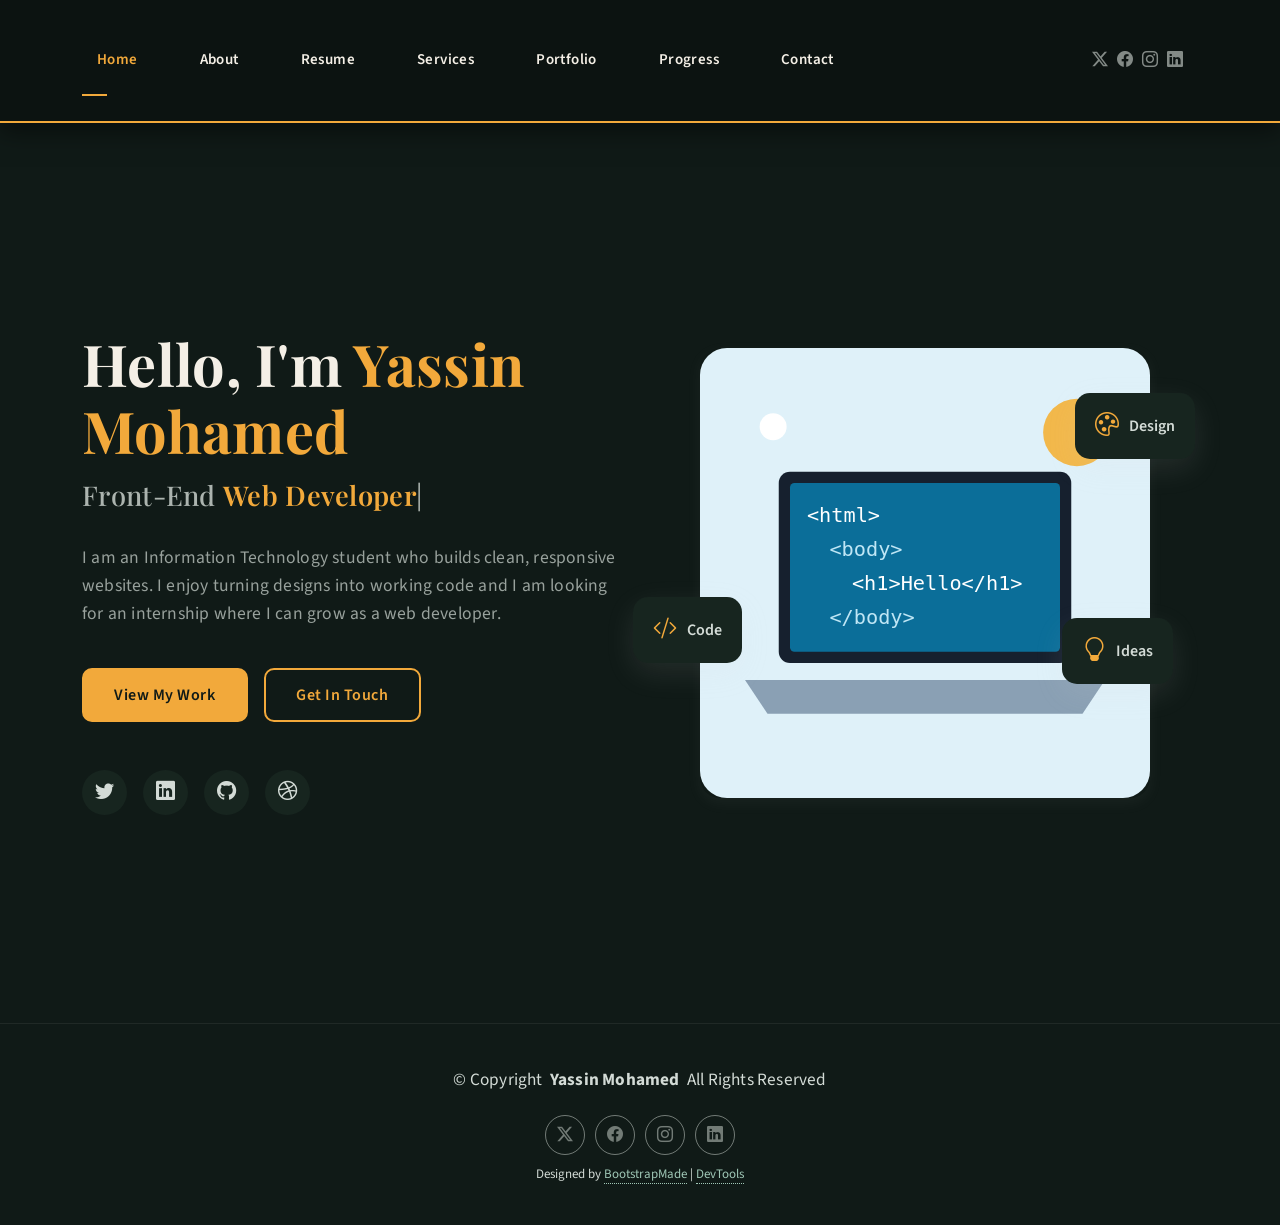
<file: index.html>
<!DOCTYPE html>
<html lang="en">

<head>
  <meta charset="UTF-8">
  <meta name="viewport" content="width=device-width, initial-scale=1.0">
  <title>My CV</title>
  <meta name="description" content="Yassin Mohamed CV page.">
  <meta name="author" content="Yassin Mohamed">
  <link href="assets/img/favicon.svg" rel="icon" type="image/svg+xml">
  <link href="assets/img/apple-touch-icon.png" rel="apple-touch-icon">
  <link href="https://fonts.googleapis.com" rel="preconnect">
  <link href="https://fonts.gstatic.com" rel="preconnect" crossorigin>
  <link href="https://fonts.googleapis.com/css2?family=Roboto:ital,wght@0,100;0,300;0,400;0,500;0,700;0,900;1,100;1,300;1,400;1,500;1,700;1,900&family=Poppins:ital,wght@0,100;0,200;0,300;0,400;0,500;0,600;0,700;0,800;0,900;1,100;1,200;1,300;1,400;1,500;1,600;1,700;1,800;1,900&family=Raleway:ital,wght@0,100;0,200;0,300;0,400;0,500;0,600;0,700;0,800;0,900;1,100;1,200;1,300;1,400;1,500;1,600;1,700;1,800;1,900&display=swap" rel="stylesheet">

  <link href="assets/vendor/bootstrap/css/bootstrap.min.css" rel="stylesheet">
  <link href="assets/vendor/bootstrap-icons/bootstrap-icons.css" rel="stylesheet">
  <link href="assets/vendor/aos/aos.css" rel="stylesheet">
  <link href="assets/vendor/swiper/swiper-bundle.min.css" rel="stylesheet">
  <link href="assets/vendor/glightbox/css/glightbox.min.css" rel="stylesheet">

  <link href="assets/css/main.css" rel="stylesheet">
  <link href="assets/css/custom.css" rel="stylesheet">
</head>

<body class="index-page">

  <header id="header" class="header d-flex align-items-center light-background sticky-top">
    <div class="container position-relative d-flex align-items-center justify-content-between">

      <nav id="navmenu" class="navmenu">
        <ul>
          <li><a href="index.html" class="active">Home</a></li>
          <li><a href="about.html">About</a></li>
          <li><a href="resume.html">Resume</a></li>
          <li><a href="services.html">Services</a></li>
          <li><a href="portfolio.html">Portfolio</a></li>
          <li><a href="progress.html">Progress</a></li>
          <li><a href="contact.html">Contact</a></li>
        </ul>
        <i class="mobile-nav-toggle d-xl-none bi bi-list"></i>
      </nav>

      <div class="header-social-links">
        <a href="#" class="twitter"><i class="bi bi-twitter-x"></i></a>
        <a href="#" class="facebook"><i class="bi bi-facebook"></i></a>
        <a href="#" class="instagram"><i class="bi bi-instagram"></i></a>
        <a href="#" class="linkedin"><i class="bi bi-linkedin"></i></a>
      </div>

    </div>
  </header>

  <main class="main">

    <section id="hero" class="hero section">

      <div class="container" data-aos="fade-up" data-aos-delay="100">

        <div class="row gy-4 align-items-center">
          <div class="col-lg-6 order-2 order-lg-1">
            <div class="hero-content">
              <h1 data-aos="fade-up" data-aos-delay="200">Hello, I'm <span class="highlight">Yassin Mohamed</span></h1>
              <h2 data-aos="fade-up" data-aos-delay="300">Front-End <span class="typed" data-typed-items="Web Developer, HTML Specialist, CSS Designer, JavaScript Learner"></span></h2>
              <p data-aos="fade-up" data-aos-delay="400">I am an Information Technology student who builds clean, responsive websites. I enjoy turning designs into working code and I am looking for an internship where I can grow as a web developer.</p>
              <div class="hero-actions" data-aos="fade-up" data-aos-delay="500">
                <a href="portfolio.html" class="btn btn-primary">View My Work</a>
                <a href="contact.html" class="btn btn-outline">Get In Touch</a>
              </div>
              <div class="social-links" data-aos="fade-up" data-aos-delay="600">
                <a href="#"><i class="bi bi-twitter"></i></a>
                <a href="#"><i class="bi bi-linkedin"></i></a>
                <a href="#"><i class="bi bi-github"></i></a>
                <a href="#"><i class="bi bi-dribbble"></i></a>
              </div>
            </div>
          </div>
          <div class="col-lg-6 order-1 order-lg-2">
            <div class="hero-image" data-aos="zoom-in" data-aos-delay="300">
              <div class="image-wrapper">
                <img src="assets/img/developer.svg" alt="Illustration of a web developer at work" class="img-fluid">
                <div class="floating-elements">
                  <div class="floating-card design" data-aos="fade-left" data-aos-delay="700">
                    <i class="bi bi-palette"></i>
                    <span>Design</span>
                  </div>
                  <div class="floating-card code" data-aos="fade-right" data-aos-delay="800">
                    <i class="bi bi-code-slash"></i>
                    <span>Code</span>
                  </div>
                  <div class="floating-card creativity" data-aos="fade-up" data-aos-delay="900">
                    <i class="bi bi-lightbulb"></i>
                    <span>Ideas</span>
                  </div>
                </div>
              </div>
            </div>
          </div>
        </div>

      </div>

    </section>

  </main>

  <footer id="footer" class="footer">

    <div class="container">
      <div class="copyright text-center ">
        <p>© <span>Copyright</span> <strong class="px-1 sitename">Yassin Mohamed</strong> <span>All Rights Reserved<br></span></p>
      </div>
      <div class="social-links d-flex justify-content-center">
        <a href=""><i class="bi bi-twitter-x"></i></a>
        <a href=""><i class="bi bi-facebook"></i></a>
        <a href=""><i class="bi bi-instagram"></i></a>
        <a href=""><i class="bi bi-linkedin"></i></a>
      </div>
      <div class="credits">
        Designed by <a href="https://bootstrapmade.com/">BootstrapMade</a> | <a href="https://bootstrapmade.com/tools/">DevTools</a>
      </div>
    </div>

  </footer>

  <a href="#" id="scroll-top" class="scroll-top d-flex align-items-center justify-content-center"><i class="bi bi-arrow-up-short"></i></a>

  <div id="preloader"></div>

  <script src="assets/vendor/bootstrap/js/bootstrap.bundle.min.js"></script>
  <script src="assets/vendor/php-email-form/validate.js"></script>
  <script src="assets/vendor/aos/aos.js"></script>
  <script src="assets/vendor/typed.js/typed.umd.js"></script>
  <script src="assets/vendor/waypoints/noframework.waypoints.js"></script>
  <script src="assets/vendor/purecounter/purecounter_vanilla.js"></script>
  <script src="assets/vendor/swiper/swiper-bundle.min.js"></script>
  <script src="assets/vendor/imagesloaded/imagesloaded.pkgd.min.js"></script>
  <script src="assets/vendor/isotope-layout/isotope.pkgd.min.js"></script>
  <script src="assets/vendor/glightbox/js/glightbox.min.js"></script>

  <script src="assets/js/main.js"></script>

</body>

</html>
</file>
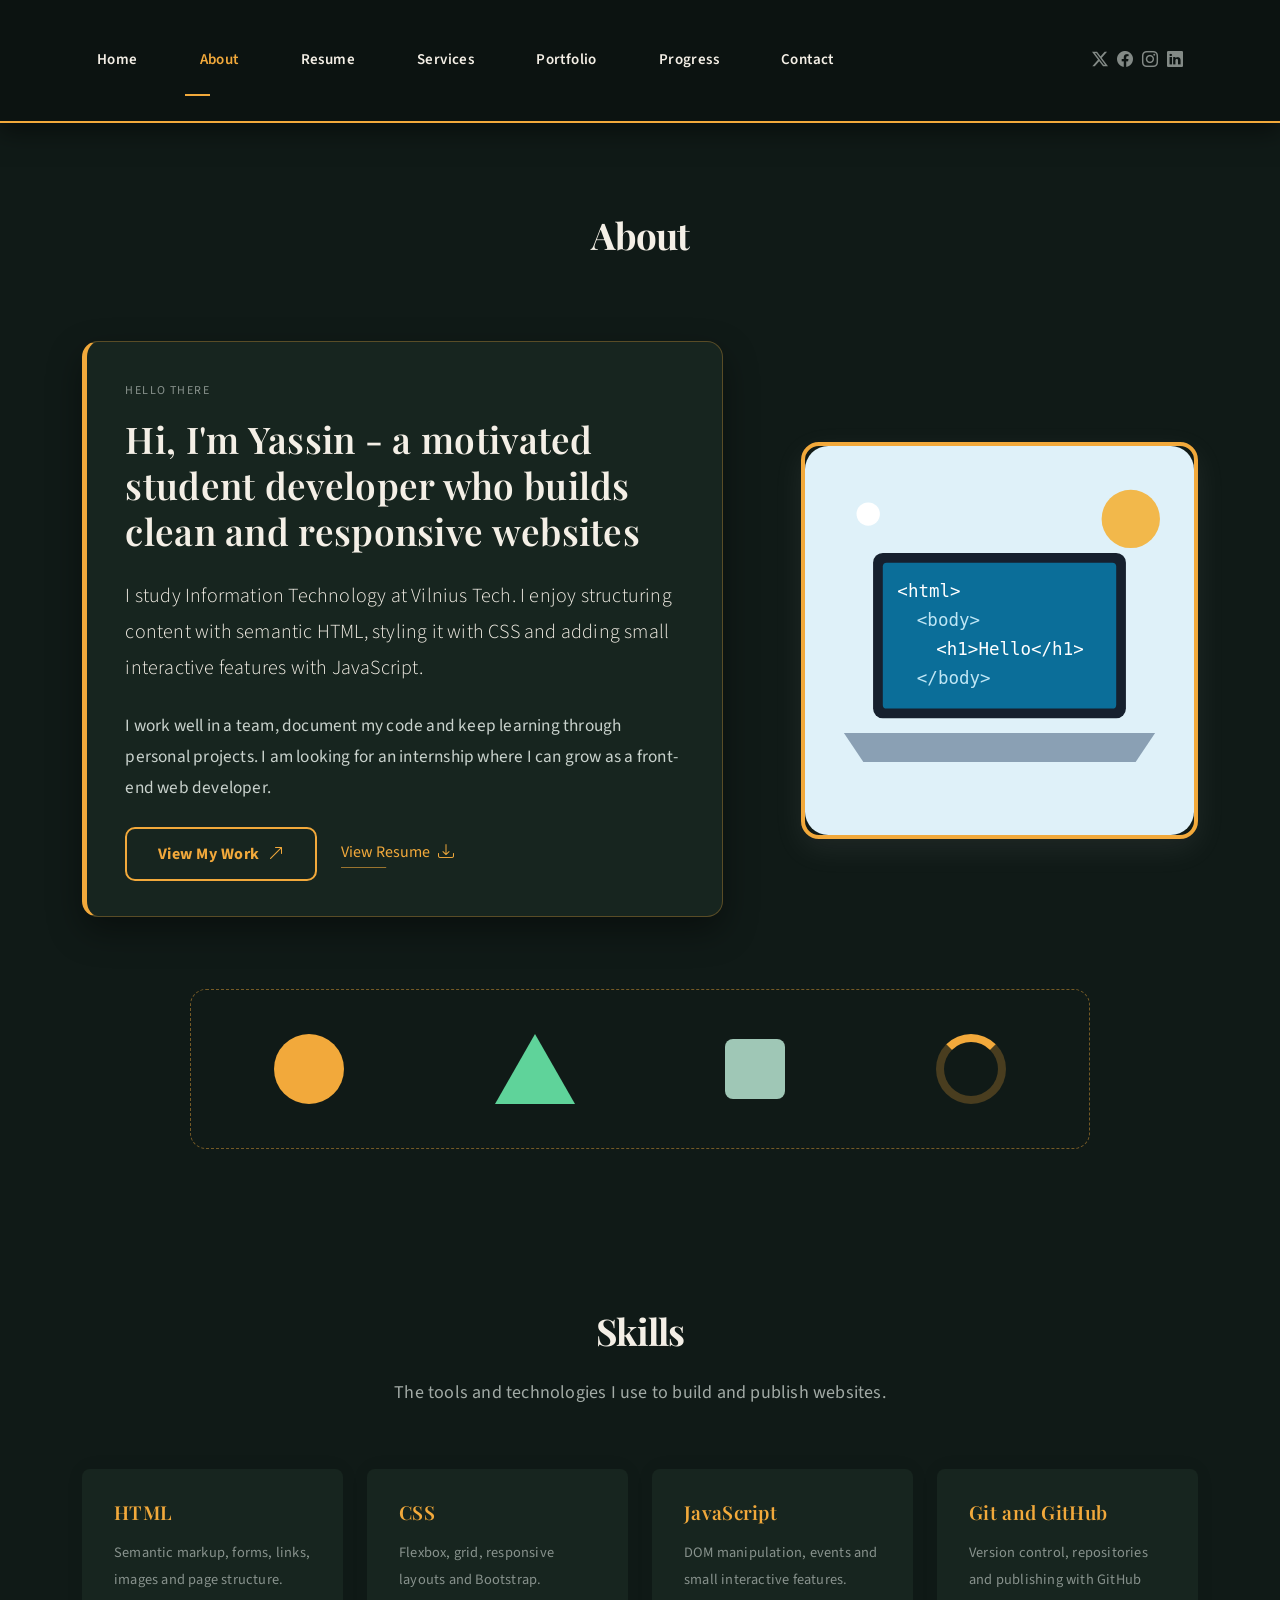
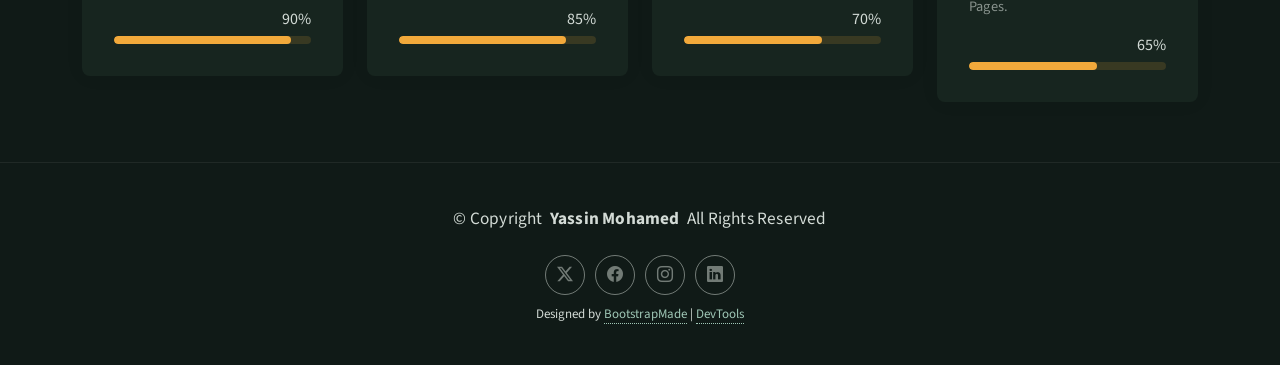
<file: about.html>
<!DOCTYPE html>
<html lang="en">

<head>
  <meta charset="UTF-8">
  <meta name="viewport" content="width=device-width, initial-scale=1.0">
  <title>My CV</title>
  <meta name="description" content="Yassin Mohamed CV page.">
  <meta name="author" content="Yassin Mohamed">
  <link href="assets/img/favicon.svg" rel="icon" type="image/svg+xml">
  <link href="assets/img/apple-touch-icon.png" rel="apple-touch-icon">
  <link href="https://fonts.googleapis.com" rel="preconnect">
  <link href="https://fonts.gstatic.com" rel="preconnect" crossorigin>
  <link href="https://fonts.googleapis.com/css2?family=Roboto:ital,wght@0,100;0,300;0,400;0,500;0,700;0,900;1,100;1,300;1,400;1,500;1,700;1,900&family=Poppins:ital,wght@0,100;0,200;0,300;0,400;0,500;0,600;0,700;0,800;0,900;1,100;1,200;1,300;1,400;1,500;1,600;1,700;1,800;1,900&family=Raleway:ital,wght@0,100;0,200;0,300;0,400;0,500;0,600;0,700;0,800;0,900;1,100;1,200;1,300;1,400;1,500;1,600;1,700;1,800;1,900&display=swap" rel="stylesheet">

  <link href="assets/vendor/bootstrap/css/bootstrap.min.css" rel="stylesheet">
  <link href="assets/vendor/bootstrap-icons/bootstrap-icons.css" rel="stylesheet">
  <link href="assets/vendor/aos/aos.css" rel="stylesheet">
  <link href="assets/vendor/swiper/swiper-bundle.min.css" rel="stylesheet">
  <link href="assets/vendor/glightbox/css/glightbox.min.css" rel="stylesheet">

  <link href="assets/css/main.css" rel="stylesheet">
  <link href="assets/css/custom.css" rel="stylesheet">
</head>

<body class="about-page">

  <header id="header" class="header d-flex align-items-center light-background sticky-top">
    <div class="container position-relative d-flex align-items-center justify-content-between">

      <nav id="navmenu" class="navmenu">
        <ul>
          <li><a href="index.html">Home</a></li>
          <li><a href="about.html" class="active">About</a></li>
          <li><a href="resume.html">Resume</a></li>
          <li><a href="services.html">Services</a></li>
          <li><a href="portfolio.html">Portfolio</a></li>
          <li><a href="progress.html">Progress</a></li>
          <li><a href="contact.html">Contact</a></li>
        </ul>
        <i class="mobile-nav-toggle d-xl-none bi bi-list"></i>
      </nav>

      <div class="header-social-links">
        <a href="#" class="twitter"><i class="bi bi-twitter-x"></i></a>
        <a href="#" class="facebook"><i class="bi bi-facebook"></i></a>
        <a href="#" class="instagram"><i class="bi bi-instagram"></i></a>
        <a href="#" class="linkedin"><i class="bi bi-linkedin"></i></a>
      </div>

    </div>
  </header>

  <main class="main">

    <section id="about" class="about section">

      <div class="container section-title" data-aos="fade-up">
        <h2>About</h2>
      </div>

      <div class="container" data-aos="fade-up" data-aos-delay="100">

        <div class="row align-items-center justify-content-between gy-5 mb-5">
          <div class="col-lg-7" data-aos="fade-right" data-aos-delay="150">
            <div class="intro-content">
              <span class="eyebrow">Hello there</span>
              <h2 class="headline">Hi, I'm Yassin - a motivated student developer who builds clean and responsive websites</h2>
              <p class="lead">
                I study Information Technology at Vilnius Tech. I enjoy structuring content with semantic HTML, styling it with CSS and adding small interactive features with JavaScript.
              </p>
              <p>
                I work well in a team, document my code and keep learning through personal projects. I am looking for an internship where I can grow as a front-end web developer.
              </p>

              <div class="cta-group">
                <a href="portfolio.html" class="btn-ghost">
                  View My Work <i class="bi bi-arrow-up-right"></i>
                </a>
                <a href="resume.html" class="link-underline">
                  View Resume <i class="bi bi-download"></i>
                </a>
              </div>
            </div>
          </div>

          <div class="col-lg-5" data-aos="zoom-in" data-aos-delay="250">
            <figure class="profile-figure text-center text-lg-end">
              <img src="assets/img/developer.svg" alt="Illustration of a web developer at work" class="img-fluid profile-photo">
            </figure>
          </div>
        </div>
      </div>

      <div class="container">
        <div class="shapes-area" aria-hidden="true">
          <div class="shape shape-circle"></div>
          <div class="shape shape-triangle"></div>
          <div class="shape shape-square"></div>
          <div class="shape shape-ring"></div>
        </div>
      </div>
    </section>

    <section id="skills" class="skills section">

      <div class="container section-title" data-aos="fade-up">
        <h2>Skills</h2>
        <p>The tools and technologies I use to build and publish websites.</p>
      </div>

      <div class="container" data-aos="fade-up" data-aos-delay="100">

        <div class="row g-4 skills-animation">

          <div class="col-md-6 col-lg-3" data-aos="fade-up" data-aos-delay="100">
            <div class="skill-box">
              <h3>HTML</h3>
              <p>Semantic markup, forms, links, images and page structure.</p>
              <span class="text-end d-block">90%</span>
              <div class="progress">
                <div class="progress-bar" role="progressbar" aria-valuenow="90" aria-valuemin="0" aria-valuemax="100"></div>
              </div>
            </div>
          </div>

          <div class="col-md-6 col-lg-3" data-aos="fade-up" data-aos-delay="200">
            <div class="skill-box">
              <h3>CSS</h3>
              <p>Flexbox, grid, responsive layouts and Bootstrap.</p>
              <span class="text-end d-block">85%</span>
              <div class="progress">
                <div class="progress-bar" role="progressbar" aria-valuenow="85" aria-valuemin="0" aria-valuemax="100"></div>
              </div>
            </div>
          </div>

          <div class="col-md-6 col-lg-3" data-aos="fade-up" data-aos-delay="300">
            <div class="skill-box">
              <h3>JavaScript</h3>
              <p>DOM manipulation, events and small interactive features.</p>
              <span class="text-end d-block">70%</span>
              <div class="progress">
                <div class="progress-bar" role="progressbar" aria-valuenow="70" aria-valuemin="0" aria-valuemax="100"></div>
              </div>
            </div>
          </div>

          <div class="col-md-6 col-lg-3" data-aos="fade-up" data-aos-delay="400">
            <div class="skill-box">
              <h3>Git and GitHub</h3>
              <p>Version control, repositories and publishing with GitHub Pages.</p>
              <span class="text-end d-block">65%</span>
              <div class="progress">
                <div class="progress-bar" role="progressbar" aria-valuenow="65" aria-valuemin="0" aria-valuemax="100"></div>
              </div>
            </div>
          </div>

        </div>

      </div>

    </section>
  </main>

  <footer id="footer" class="footer">

    <div class="container">
      <div class="copyright text-center ">
        <p>© <span>Copyright</span> <strong class="px-1 sitename">Yassin Mohamed</strong> <span>All Rights Reserved<br></span></p>
      </div>
      <div class="social-links d-flex justify-content-center">
        <a href=""><i class="bi bi-twitter-x"></i></a>
        <a href=""><i class="bi bi-facebook"></i></a>
        <a href=""><i class="bi bi-instagram"></i></a>
        <a href=""><i class="bi bi-linkedin"></i></a>
      </div>
      <div class="credits">
        Designed by <a href="https://bootstrapmade.com/">BootstrapMade</a> | <a href="https://bootstrapmade.com/tools/">DevTools</a>
      </div>
    </div>

  </footer>

  <a href="#" id="scroll-top" class="scroll-top d-flex align-items-center justify-content-center"><i class="bi bi-arrow-up-short"></i></a>

  <div id="preloader"></div>

  <script src="assets/vendor/bootstrap/js/bootstrap.bundle.min.js"></script>
  <script src="assets/vendor/php-email-form/validate.js"></script>
  <script src="assets/vendor/aos/aos.js"></script>
  <script src="assets/vendor/typed.js/typed.umd.js"></script>
  <script src="assets/vendor/waypoints/noframework.waypoints.js"></script>
  <script src="assets/vendor/purecounter/purecounter_vanilla.js"></script>
  <script src="assets/vendor/swiper/swiper-bundle.min.js"></script>
  <script src="assets/vendor/imagesloaded/imagesloaded.pkgd.min.js"></script>
  <script src="assets/vendor/isotope-layout/isotope.pkgd.min.js"></script>
  <script src="assets/vendor/glightbox/js/glightbox.min.js"></script>

  <script src="assets/js/main.js"></script>

</body>

</html>
</file>
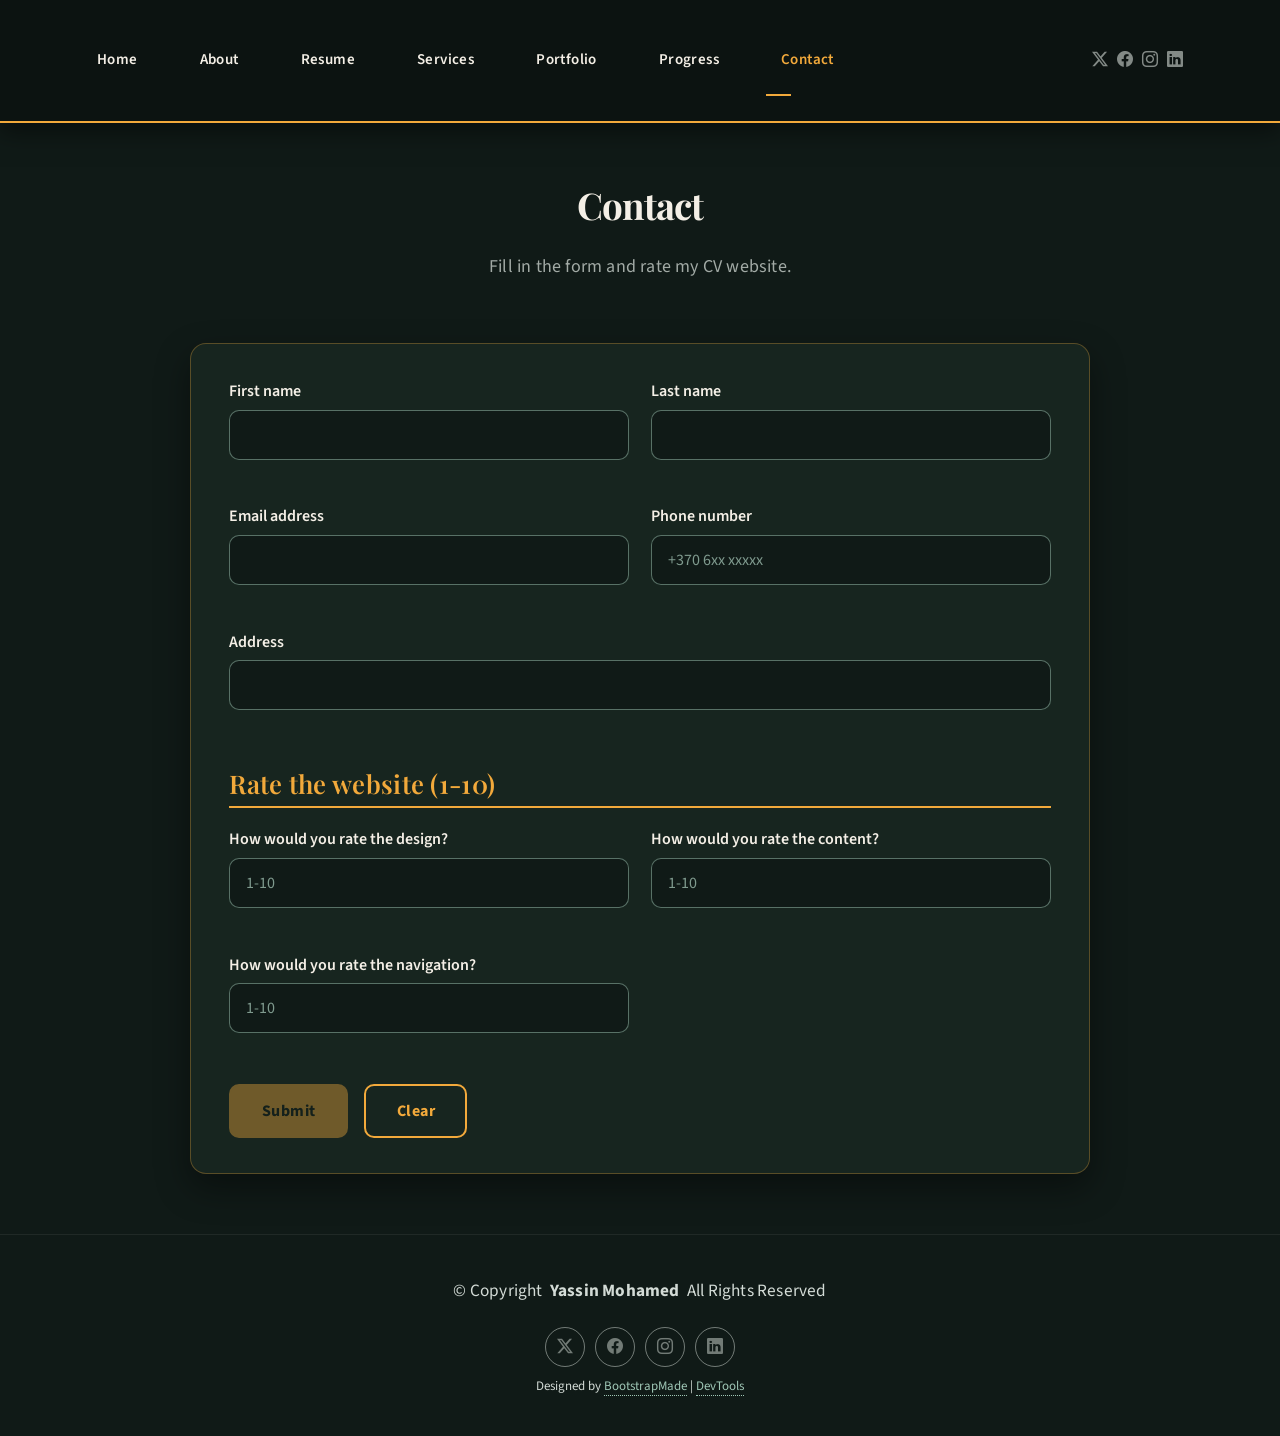
<file: contact.html>
<!DOCTYPE html>
<html lang="en">

<head>
  <meta charset="UTF-8">
  <meta name="viewport" content="width=device-width, initial-scale=1.0">
  <title>My CV</title>
  <meta name="description" content="Yassin Mohamed CV page.">
  <meta name="author" content="Yassin Mohamed">
  <link href="assets/img/favicon.svg" rel="icon" type="image/svg+xml">
  <link href="assets/img/apple-touch-icon.png" rel="apple-touch-icon">
  <link href="https://fonts.googleapis.com" rel="preconnect">
  <link href="https://fonts.gstatic.com" rel="preconnect" crossorigin>
  <link href="https://fonts.googleapis.com/css2?family=Roboto:ital,wght@0,100;0,300;0,400;0,500;0,700;0,900;1,100;1,300;1,400;1,500;1,700;1,900&family=Poppins:ital,wght@0,100;0,200;0,300;0,400;0,500;0,600;0,700;0,800;0,900;1,100;1,200;1,300;1,400;1,500;1,600;1,700;1,800;1,900&family=Raleway:ital,wght@0,100;0,200;0,300;0,400;0,500;0,600;0,700;0,800;0,900;1,100;1,200;1,300;1,400;1,500;1,600;1,700;1,800;1,900&display=swap" rel="stylesheet">

  <link href="assets/vendor/bootstrap/css/bootstrap.min.css" rel="stylesheet">
  <link href="assets/vendor/bootstrap-icons/bootstrap-icons.css" rel="stylesheet">
  <link href="assets/vendor/aos/aos.css" rel="stylesheet">
  <link href="assets/vendor/swiper/swiper-bundle.min.css" rel="stylesheet">
  <link href="assets/vendor/glightbox/css/glightbox.min.css" rel="stylesheet">

  <link href="assets/css/main.css" rel="stylesheet">
  <link href="assets/css/custom.css" rel="stylesheet">
</head>

<body class="contact-page">

  <header id="header" class="header d-flex align-items-center light-background sticky-top">
    <div class="container position-relative d-flex align-items-center justify-content-between">

      <nav id="navmenu" class="navmenu">
        <ul>
          <li><a href="index.html">Home</a></li>
          <li><a href="about.html">About</a></li>
          <li><a href="resume.html">Resume</a></li>
          <li><a href="services.html">Services</a></li>
          <li><a href="portfolio.html">Portfolio</a></li>
          <li><a href="progress.html">Progress</a></li>
          <li><a href="contact.html" class="active">Contact</a></li>
        </ul>
        <i class="mobile-nav-toggle d-xl-none bi bi-list"></i>
      </nav>

      <div class="header-social-links">
        <a href="#" class="twitter"><i class="bi bi-twitter-x"></i></a>
        <a href="#" class="facebook"><i class="bi bi-facebook"></i></a>
        <a href="#" class="instagram"><i class="bi bi-instagram"></i></a>
        <a href="#" class="linkedin"><i class="bi bi-linkedin"></i></a>
      </div>

    </div>
  </header>

  <main class="main">

    <section id="contact" class="contact-module section">

      <div class="container section-title" data-aos="fade-up">
        <h2>Contact</h2>
        <p>Fill in the form and rate my CV website.</p>
      </div>

      <div class="container" data-aos="fade-up" data-aos-delay="100">

        <form id="contactForm" class="contact-form" novalidate>

          <div class="form-grid">

            <div class="form-group">
              <label for="firstName">First name</label>
              <input type="text" id="firstName" name="firstName" autocomplete="given-name" aria-describedby="firstNameError" required>
              <span class="field-error" id="firstNameError" role="alert"></span>
            </div>

            <div class="form-group">
              <label for="lastName">Last name</label>
              <input type="text" id="lastName" name="lastName" autocomplete="family-name" aria-describedby="lastNameError" required>
              <span class="field-error" id="lastNameError" role="alert"></span>
            </div>

            <div class="form-group">
              <label for="email">Email address</label>
              <input type="email" id="email" name="email" autocomplete="email" aria-describedby="emailError" required>
              <span class="field-error" id="emailError" role="alert"></span>
            </div>

            <div class="form-group">
              <label for="phone">Phone number</label>
              <input type="tel" id="phone" name="phone" autocomplete="tel" inputmode="numeric" placeholder="+370 6xx xxxxx" aria-describedby="phoneError" required>
              <span class="field-error" id="phoneError" role="alert"></span>
            </div>

            <div class="form-group full">
              <label for="address">Address</label>
              <input type="text" id="address" name="address" autocomplete="street-address" aria-describedby="addressError" required>
              <span class="field-error" id="addressError" role="alert"></span>
            </div>

            <h3 class="form-heading">Rate the website (1-10)</h3>

            <div class="form-group">
              <label for="rating1">How would you rate the design?</label>
              <input type="number" id="rating1" name="rating1" min="1" max="10" step="1" placeholder="1-10" aria-describedby="rating1Error" required>
              <span class="field-error" id="rating1Error" role="alert"></span>
            </div>

            <div class="form-group">
              <label for="rating2">How would you rate the content?</label>
              <input type="number" id="rating2" name="rating2" min="1" max="10" step="1" placeholder="1-10" aria-describedby="rating2Error" required>
              <span class="field-error" id="rating2Error" role="alert"></span>
            </div>

            <div class="form-group">
              <label for="rating3">How would you rate the navigation?</label>
              <input type="number" id="rating3" name="rating3" min="1" max="10" step="1" placeholder="1-10" aria-describedby="rating3Error" required>
              <span class="field-error" id="rating3Error" role="alert"></span>
            </div>

          </div>

          <div class="form-actions">
            <button type="submit" id="submitButton" class="btn btn-primary" disabled>Submit</button>
            <button type="button" id="clearButton" class="btn btn-outline">Clear</button>
          </div>

        </form>

        <div id="formResult" class="form-result" aria-live="polite" hidden></div>

      </div>

    </section>

  </main>

  <footer id="footer" class="footer">

    <div class="container">
      <div class="copyright text-center ">
        <p>© <span>Copyright</span> <strong class="px-1 sitename">Yassin Mohamed</strong> <span>All Rights Reserved<br></span></p>
      </div>
      <div class="social-links d-flex justify-content-center">
        <a href=""><i class="bi bi-twitter-x"></i></a>
        <a href=""><i class="bi bi-facebook"></i></a>
        <a href=""><i class="bi bi-instagram"></i></a>
        <a href=""><i class="bi bi-linkedin"></i></a>
      </div>
      <div class="credits">
        Designed by <a href="https://bootstrapmade.com/">BootstrapMade</a> | <a href="https://bootstrapmade.com/tools/">DevTools</a>
      </div>
    </div>

  </footer>

  <a href="#" id="scroll-top" class="scroll-top d-flex align-items-center justify-content-center"><i class="bi bi-arrow-up-short"></i></a>

  <div id="preloader"></div>

  <script src="assets/vendor/bootstrap/js/bootstrap.bundle.min.js"></script>
  <script src="assets/vendor/php-email-form/validate.js"></script>
  <script src="assets/vendor/aos/aos.js"></script>
  <script src="assets/vendor/typed.js/typed.umd.js"></script>
  <script src="assets/vendor/waypoints/noframework.waypoints.js"></script>
  <script src="assets/vendor/purecounter/purecounter_vanilla.js"></script>
  <script src="assets/vendor/swiper/swiper-bundle.min.js"></script>
  <script src="assets/vendor/imagesloaded/imagesloaded.pkgd.min.js"></script>
  <script src="assets/vendor/isotope-layout/isotope.pkgd.min.js"></script>
  <script src="assets/vendor/glightbox/js/glightbox.min.js"></script>

  <script src="assets/js/main.js"></script>
  <script src="assets/js/custom.js"></script>

</body>

</html>
</file>
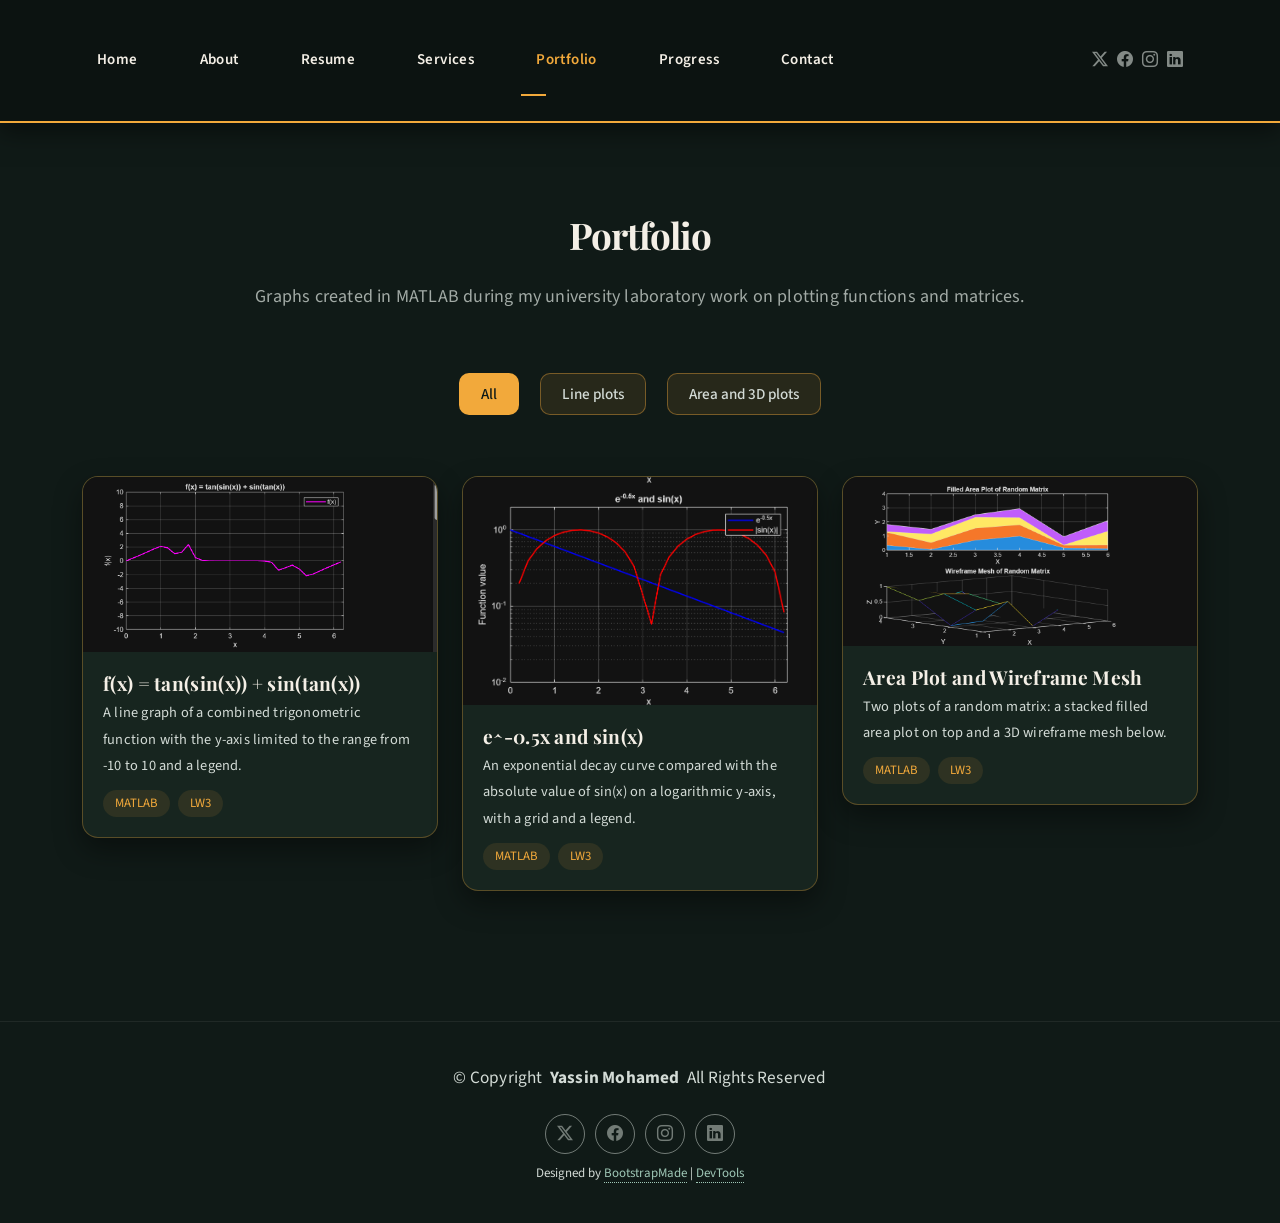
<file: portfolio.html>
<!DOCTYPE html>
<html lang="en">

<head>
  <meta charset="UTF-8">
  <meta name="viewport" content="width=device-width, initial-scale=1.0">
  <title>My CV</title>
  <meta name="description" content="Yassin Mohamed CV page.">
  <meta name="author" content="Yassin Mohamed">
  <link href="assets/img/favicon.svg" rel="icon" type="image/svg+xml">
  <link href="assets/img/apple-touch-icon.png" rel="apple-touch-icon">
  <link href="https://fonts.googleapis.com" rel="preconnect">
  <link href="https://fonts.gstatic.com" rel="preconnect" crossorigin>
  <link href="https://fonts.googleapis.com/css2?family=Roboto:ital,wght@0,100;0,300;0,400;0,500;0,700;0,900;1,100;1,300;1,400;1,500;1,700;1,900&family=Poppins:ital,wght@0,100;0,200;0,300;0,400;0,500;0,600;0,700;0,800;0,900;1,100;1,200;1,300;1,400;1,500;1,600;1,700;1,800;1,900&family=Raleway:ital,wght@0,100;0,200;0,300;0,400;0,500;0,600;0,700;0,800;0,900;1,100;1,200;1,300;1,400;1,500;1,600;1,700;1,800;1,900&display=swap" rel="stylesheet">

  <link href="assets/vendor/bootstrap/css/bootstrap.min.css" rel="stylesheet">
  <link href="assets/vendor/bootstrap-icons/bootstrap-icons.css" rel="stylesheet">
  <link href="assets/vendor/aos/aos.css" rel="stylesheet">
  <link href="assets/vendor/swiper/swiper-bundle.min.css" rel="stylesheet">
  <link href="assets/vendor/glightbox/css/glightbox.min.css" rel="stylesheet">

  <link href="assets/css/main.css" rel="stylesheet">
  <link href="assets/css/custom.css" rel="stylesheet">
</head>

<body class="portfolio-page">

  <header id="header" class="header d-flex align-items-center light-background sticky-top">
    <div class="container position-relative d-flex align-items-center justify-content-between">

      <nav id="navmenu" class="navmenu">
        <ul>
          <li><a href="index.html">Home</a></li>
          <li><a href="about.html">About</a></li>
          <li><a href="resume.html">Resume</a></li>
          <li><a href="services.html">Services</a></li>
          <li><a href="portfolio.html" class="active">Portfolio</a></li>
          <li><a href="progress.html">Progress</a></li>
          <li><a href="contact.html">Contact</a></li>
        </ul>
        <i class="mobile-nav-toggle d-xl-none bi bi-list"></i>
      </nav>

      <div class="header-social-links">
        <a href="#" class="twitter"><i class="bi bi-twitter-x"></i></a>
        <a href="#" class="facebook"><i class="bi bi-facebook"></i></a>
        <a href="#" class="instagram"><i class="bi bi-instagram"></i></a>
        <a href="#" class="linkedin"><i class="bi bi-linkedin"></i></a>
      </div>

    </div>
  </header>

  <main class="main">

    <section id="portfolio" class="portfolio section">

      <div class="container section-title" data-aos="fade-up">
        <h2>Portfolio</h2>
        <p>Graphs created in MATLAB during my university laboratory work on plotting functions and matrices.</p>
      </div>

      <div class="container" data-aos="fade-up" data-aos-delay="100">

        <div class="isotope-layout" data-default-filter="*" data-layout="masonry" data-sort="original-order">
          <ul class="portfolio-filters isotope-filters" data-aos="fade-up" data-aos-delay="200">
            <li data-filter="*" class="filter-active">All</li>
            <li data-filter=".filter-line">Line plots</li>
            <li data-filter=".filter-area">Area and 3D plots</li>
          </ul>

          <div class="row gy-4 isotope-container" data-aos="fade-up" data-aos-delay="300">
            <div class="col-lg-4 col-md-6 portfolio-item isotope-item filter-line">
              <div class="portfolio-card">
                <div class="portfolio-img">
                  <img src="assets/img/graph1.png" alt="MATLAB line graph of the function f(x) = tan(sin(x)) + sin(tan(x))" class="img-fluid">
                  <div class="portfolio-overlay">
                    <a href="assets/img/graph1.png" class="glightbox portfolio-lightbox"><i class="bi bi-plus"></i></a>
                  </div>
                </div>
                <div class="portfolio-info">
                  <h4>f(x) = tan(sin(x)) + sin(tan(x))</h4>
                  <p>A line graph of a combined trigonometric function with the y-axis limited to the range from -10 to 10 and a legend.</p>
                  <div class="portfolio-tags">
                    <span>MATLAB</span>
                    <span>LW3</span>
                  </div>
                </div>
              </div>
            </div>

            <div class="col-lg-4 col-md-6 portfolio-item isotope-item filter-line">
              <div class="portfolio-card">
                <div class="portfolio-img">
                  <img src="assets/img/graph2.png" alt="MATLAB graph comparing e to the power of minus 0.5x with the absolute value of sin(x) on a logarithmic axis" class="img-fluid">
                  <div class="portfolio-overlay">
                    <a href="assets/img/graph2.png" class="glightbox portfolio-lightbox"><i class="bi bi-plus"></i></a>
                  </div>
                </div>
                <div class="portfolio-info">
                  <h4>e^-0.5x and sin(x)</h4>
                  <p>An exponential decay curve compared with the absolute value of sin(x) on a logarithmic y-axis, with a grid and a legend.</p>
                  <div class="portfolio-tags">
                    <span>MATLAB</span>
                    <span>LW3</span>
                  </div>
                </div>
              </div>
            </div>

            <div class="col-lg-4 col-md-6 portfolio-item isotope-item filter-area">
              <div class="portfolio-card">
                <div class="portfolio-img">
                  <img src="assets/img/graph3.png" alt="MATLAB figure with a filled area plot and a wireframe mesh of a random matrix" class="img-fluid">
                  <div class="portfolio-overlay">
                    <a href="assets/img/graph3.png" class="glightbox portfolio-lightbox"><i class="bi bi-plus"></i></a>
                  </div>
                </div>
                <div class="portfolio-info">
                  <h4>Area Plot and Wireframe Mesh</h4>
                  <p>Two plots of a random matrix: a stacked filled area plot on top and a 3D wireframe mesh below.</p>
                  <div class="portfolio-tags">
                    <span>MATLAB</span>
                    <span>LW3</span>
                  </div>
                </div>
              </div>
            </div>
          </div>

        </div>

      </div>

    </section>

  </main>

  <footer id="footer" class="footer">

    <div class="container">
      <div class="copyright text-center ">
        <p>© <span>Copyright</span> <strong class="px-1 sitename">Yassin Mohamed</strong> <span>All Rights Reserved<br></span></p>
      </div>
      <div class="social-links d-flex justify-content-center">
        <a href=""><i class="bi bi-twitter-x"></i></a>
        <a href=""><i class="bi bi-facebook"></i></a>
        <a href=""><i class="bi bi-instagram"></i></a>
        <a href=""><i class="bi bi-linkedin"></i></a>
      </div>
      <div class="credits">
        Designed by <a href="https://bootstrapmade.com/">BootstrapMade</a> | <a href="https://bootstrapmade.com/tools/">DevTools</a>
      </div>
    </div>

  </footer>

  <a href="#" id="scroll-top" class="scroll-top d-flex align-items-center justify-content-center"><i class="bi bi-arrow-up-short"></i></a>

  <div id="preloader"></div>

  <script src="assets/vendor/bootstrap/js/bootstrap.bundle.min.js"></script>
  <script src="assets/vendor/php-email-form/validate.js"></script>
  <script src="assets/vendor/aos/aos.js"></script>
  <script src="assets/vendor/typed.js/typed.umd.js"></script>
  <script src="assets/vendor/waypoints/noframework.waypoints.js"></script>
  <script src="assets/vendor/purecounter/purecounter_vanilla.js"></script>
  <script src="assets/vendor/swiper/swiper-bundle.min.js"></script>
  <script src="assets/vendor/imagesloaded/imagesloaded.pkgd.min.js"></script>
  <script src="assets/vendor/isotope-layout/isotope.pkgd.min.js"></script>
  <script src="assets/vendor/glightbox/js/glightbox.min.js"></script>

  <script src="assets/js/main.js"></script>

</body>

</html>
</file>
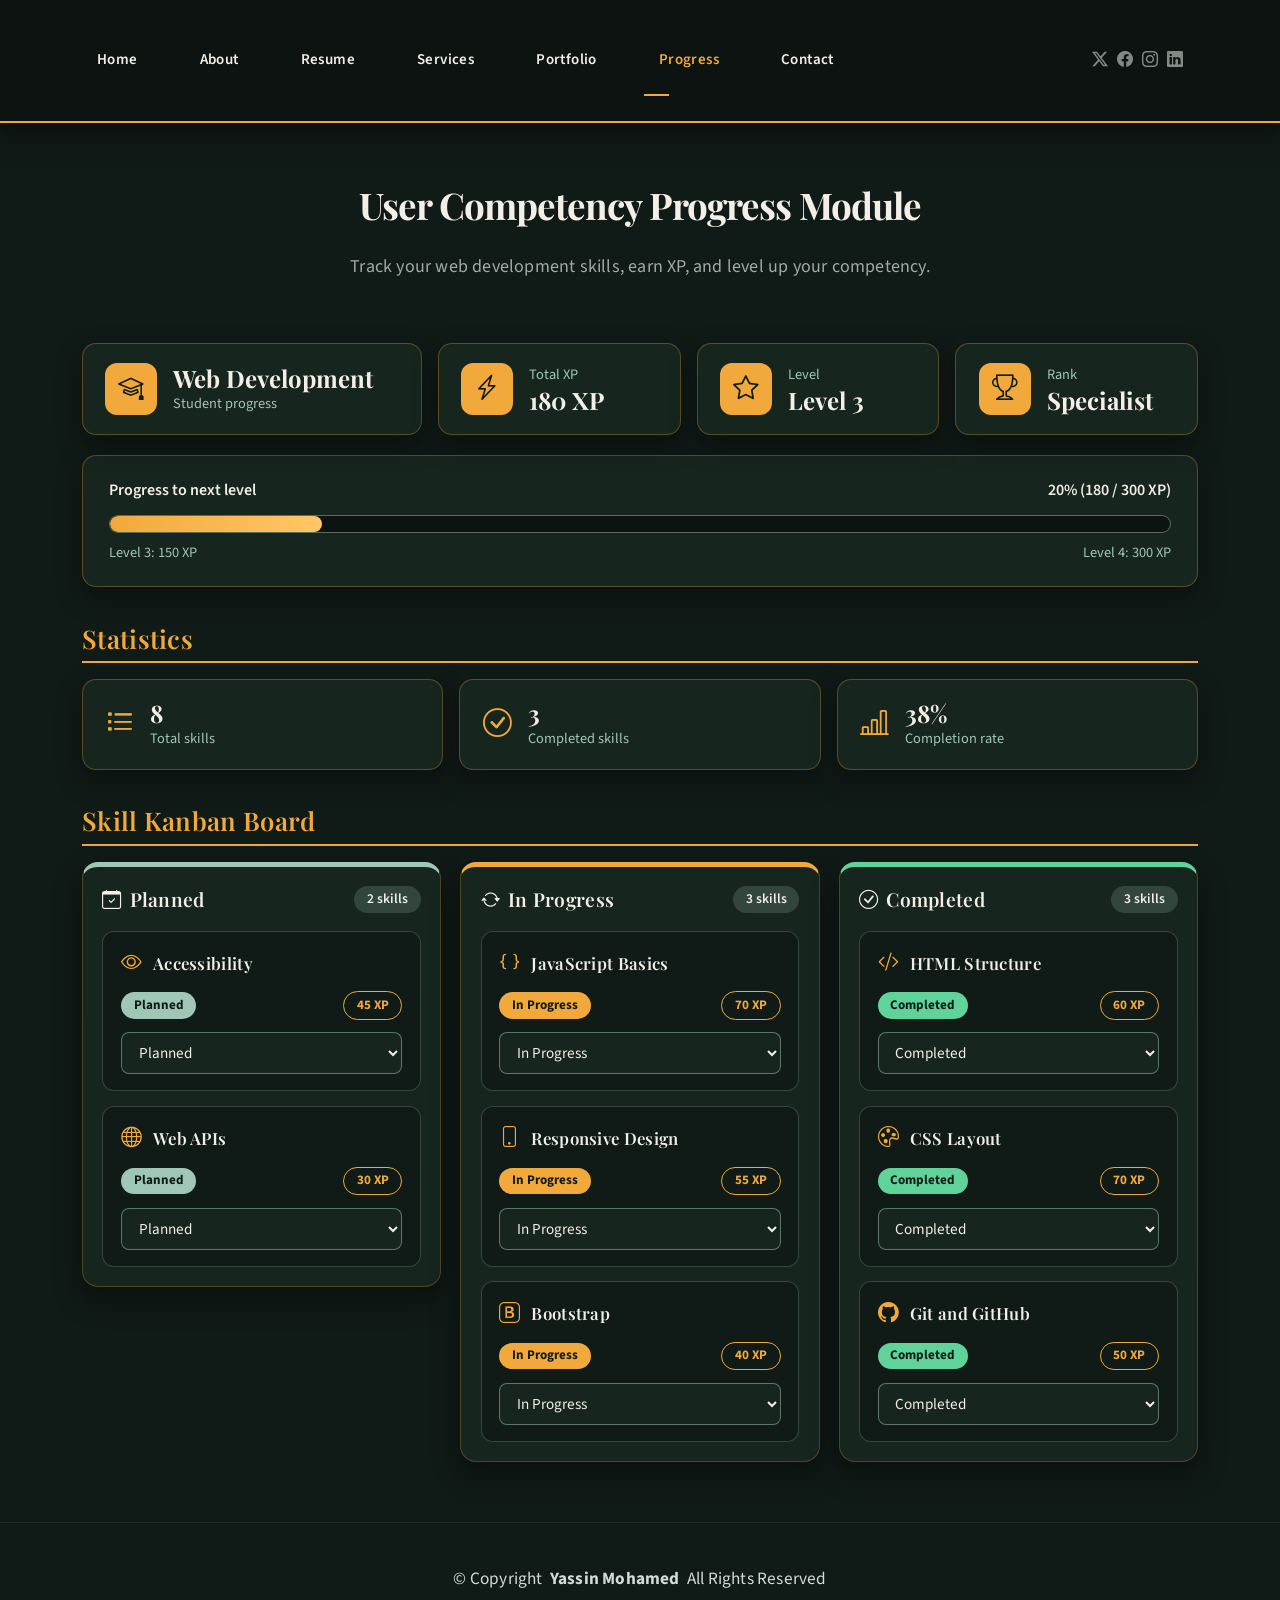
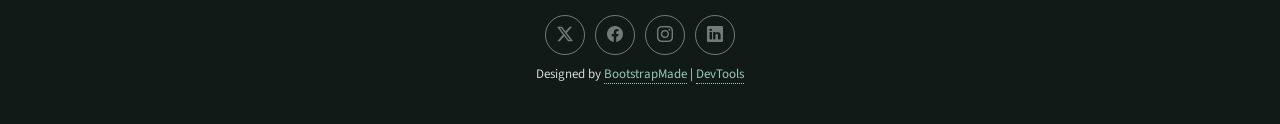
<file: progress.html>
<!DOCTYPE html>
<html lang="en">

<head>
  <meta charset="UTF-8">
  <meta name="viewport" content="width=device-width, initial-scale=1.0">
  <title>My CV</title>
  <meta name="description" content="Yassin Mohamed CV page.">
  <meta name="author" content="Yassin Mohamed">
  <link href="assets/img/favicon.svg" rel="icon" type="image/svg+xml">
  <link href="assets/img/apple-touch-icon.png" rel="apple-touch-icon">
  <link href="https://fonts.googleapis.com" rel="preconnect">
  <link href="https://fonts.gstatic.com" rel="preconnect" crossorigin>
  <link href="https://fonts.googleapis.com/css2?family=Roboto:ital,wght@0,100;0,300;0,400;0,500;0,700;0,900;1,100;1,300;1,400;1,500;1,700;1,900&family=Poppins:ital,wght@0,100;0,200;0,300;0,400;0,500;0,600;0,700;0,800;0,900;1,100;1,200;1,300;1,400;1,500;1,600;1,700;1,800;1,900&family=Raleway:ital,wght@0,100;0,200;0,300;0,400;0,500;0,600;0,700;0,800;0,900;1,100;1,200;1,300;1,400;1,500;1,600;1,700;1,800;1,900&display=swap" rel="stylesheet">

  <link href="assets/vendor/bootstrap/css/bootstrap.min.css" rel="stylesheet">
  <link href="assets/vendor/bootstrap-icons/bootstrap-icons.css" rel="stylesheet">
  <link href="assets/vendor/aos/aos.css" rel="stylesheet">
  <link href="assets/vendor/swiper/swiper-bundle.min.css" rel="stylesheet">
  <link href="assets/vendor/glightbox/css/glightbox.min.css" rel="stylesheet">

  <link href="assets/css/main.css" rel="stylesheet">
  <link href="assets/css/custom.css" rel="stylesheet">
</head>

<body class="progress-page">

  <header id="header" class="header d-flex align-items-center light-background sticky-top">
    <div class="container position-relative d-flex align-items-center justify-content-between">

      <nav id="navmenu" class="navmenu">
        <ul>
          <li><a href="index.html">Home</a></li>
          <li><a href="about.html">About</a></li>
          <li><a href="resume.html">Resume</a></li>
          <li><a href="services.html">Services</a></li>
          <li><a href="portfolio.html">Portfolio</a></li>
          <li><a href="progress.html" class="active">Progress</a></li>
          <li><a href="contact.html">Contact</a></li>
        </ul>
        <i class="mobile-nav-toggle d-xl-none bi bi-list"></i>
      </nav>

      <div class="header-social-links">
        <a href="#" class="twitter"><i class="bi bi-twitter-x"></i></a>
        <a href="#" class="facebook"><i class="bi bi-facebook"></i></a>
        <a href="#" class="instagram"><i class="bi bi-instagram"></i></a>
        <a href="#" class="linkedin"><i class="bi bi-linkedin"></i></a>
      </div>

    </div>
  </header>

  <main class="main">

    <section id="skill-progress" class="competency section">

      <div class="container section-title">
        <h2>User Competency Progress Module</h2>
        <p>Track your web development skills, earn XP, and level up your competency.</p>
      </div>

      <div class="container">

        <div class="module-summary">
          <div class="summary-card">
            <span class="summary-icon"><i class="bi bi-mortarboard"></i></span>
            <div>
              <span class="summary-value">Web Development</span>
              <span class="summary-label">Student progress</span>
            </div>
          </div>
          <div class="summary-card">
            <span class="summary-icon"><i class="bi bi-lightning-charge"></i></span>
            <div>
              <span class="summary-label">Total XP</span>
              <span class="summary-value" id="totalXp">0 XP</span>
            </div>
          </div>
          <div class="summary-card">
            <span class="summary-icon"><i class="bi bi-star"></i></span>
            <div>
              <span class="summary-label">Level</span>
              <span class="summary-value" id="levelValue">Level 1</span>
            </div>
          </div>
          <div class="summary-card">
            <span class="summary-icon"><i class="bi bi-trophy"></i></span>
            <div>
              <span class="summary-label">Rank</span>
              <span class="summary-value" id="rankValue">Beginner</span>
            </div>
          </div>
        </div>

        <div class="xp-panel">
          <div class="xp-panel-header">
            <span>Progress to next level</span>
            <span id="xpProgressText">0%</span>
          </div>
          <div class="xp-track" id="xpTrack" role="progressbar" aria-label="Experience progress to the next level" aria-valuenow="0" aria-valuemin="0" aria-valuemax="100">
            <div class="xp-fill" id="xpFill" style="width: 0%;"></div>
          </div>
          <div class="xp-scale">
            <span id="xpScaleStart"></span>
            <span id="xpScaleEnd"></span>
          </div>
        </div>

        <h3 class="module-heading">Statistics</h3>
        <div class="stats-area">
          <div class="stat-item">
            <i class="bi bi-list-task"></i>
            <div>
              <span class="stat-number" id="statTotal">0</span>
              <span class="stat-label">Total skills</span>
            </div>
          </div>
          <div class="stat-item">
            <i class="bi bi-check-circle"></i>
            <div>
              <span class="stat-number" id="statCompleted">0</span>
              <span class="stat-label">Completed skills</span>
            </div>
          </div>
          <div class="stat-item">
            <i class="bi bi-bar-chart-line"></i>
            <div>
              <span class="stat-number" id="statRate">0%</span>
              <span class="stat-label">Completion rate</span>
            </div>
          </div>
        </div>
                <h3 class="module-heading">Skill Kanban Board</h3>
        <div class="kanban-board" id="kanbanBoard">

          <div class="kanban-column planned">
            <div class="kanban-header">
              <h4><i class="bi bi-calendar-check"></i> Planned</h4>
              <span class="kanban-count" id="countPlanned">0 skills</span>
            </div>
            <div id="listPlanned"></div>
          </div>

          <div class="kanban-column in-progress">
            <div class="kanban-header">
              <h4><i class="bi bi-arrow-repeat"></i> In Progress</h4>
              <span class="kanban-count" id="countInProgress">0 skills</span>
            </div>
            <div id="listInProgress"></div>
          </div>

          <div class="kanban-column completed">
            <div class="kanban-header">
              <h4><i class="bi bi-check-circle"></i> Completed</h4>
              <span class="kanban-count" id="countCompleted">0 skills</span>
            </div>
            <div id="listCompleted"></div>
          </div>

        </div>

      </div>

    </section>

  </main>

  <footer id="footer" class="footer">

    <div class="container">
      <div class="copyright text-center ">
        <p>© <span>Copyright</span> <strong class="px-1 sitename">Yassin Mohamed</strong> <span>All Rights Reserved<br></span></p>
      </div>
      <div class="social-links d-flex justify-content-center">
        <a href=""><i class="bi bi-twitter-x"></i></a>
        <a href=""><i class="bi bi-facebook"></i></a>
        <a href=""><i class="bi bi-instagram"></i></a>
        <a href=""><i class="bi bi-linkedin"></i></a>
      </div>
      <div class="credits">
        Designed by <a href="https://bootstrapmade.com/">BootstrapMade</a> | <a href="https://bootstrapmade.com/tools/">DevTools</a>
      </div>
    </div>

  </footer>

  <a href="#" id="scroll-top" class="scroll-top d-flex align-items-center justify-content-center"><i class="bi bi-arrow-up-short"></i></a>

  <div id="preloader"></div>

  <script src="assets/vendor/bootstrap/js/bootstrap.bundle.min.js"></script>
  <script src="assets/vendor/php-email-form/validate.js"></script>
  <script src="assets/vendor/aos/aos.js"></script>
  <script src="assets/vendor/typed.js/typed.umd.js"></script>
  <script src="assets/vendor/waypoints/noframework.waypoints.js"></script>
  <script src="assets/vendor/purecounter/purecounter_vanilla.js"></script>
  <script src="assets/vendor/swiper/swiper-bundle.min.js"></script>
  <script src="assets/vendor/imagesloaded/imagesloaded.pkgd.min.js"></script>
  <script src="assets/vendor/isotope-layout/isotope.pkgd.min.js"></script>
  <script src="assets/vendor/glightbox/js/glightbox.min.js"></script>

  <script src="assets/js/main.js"></script>
  <script src="assets/js/custom.js"></script>

</body>
</html>
</file>
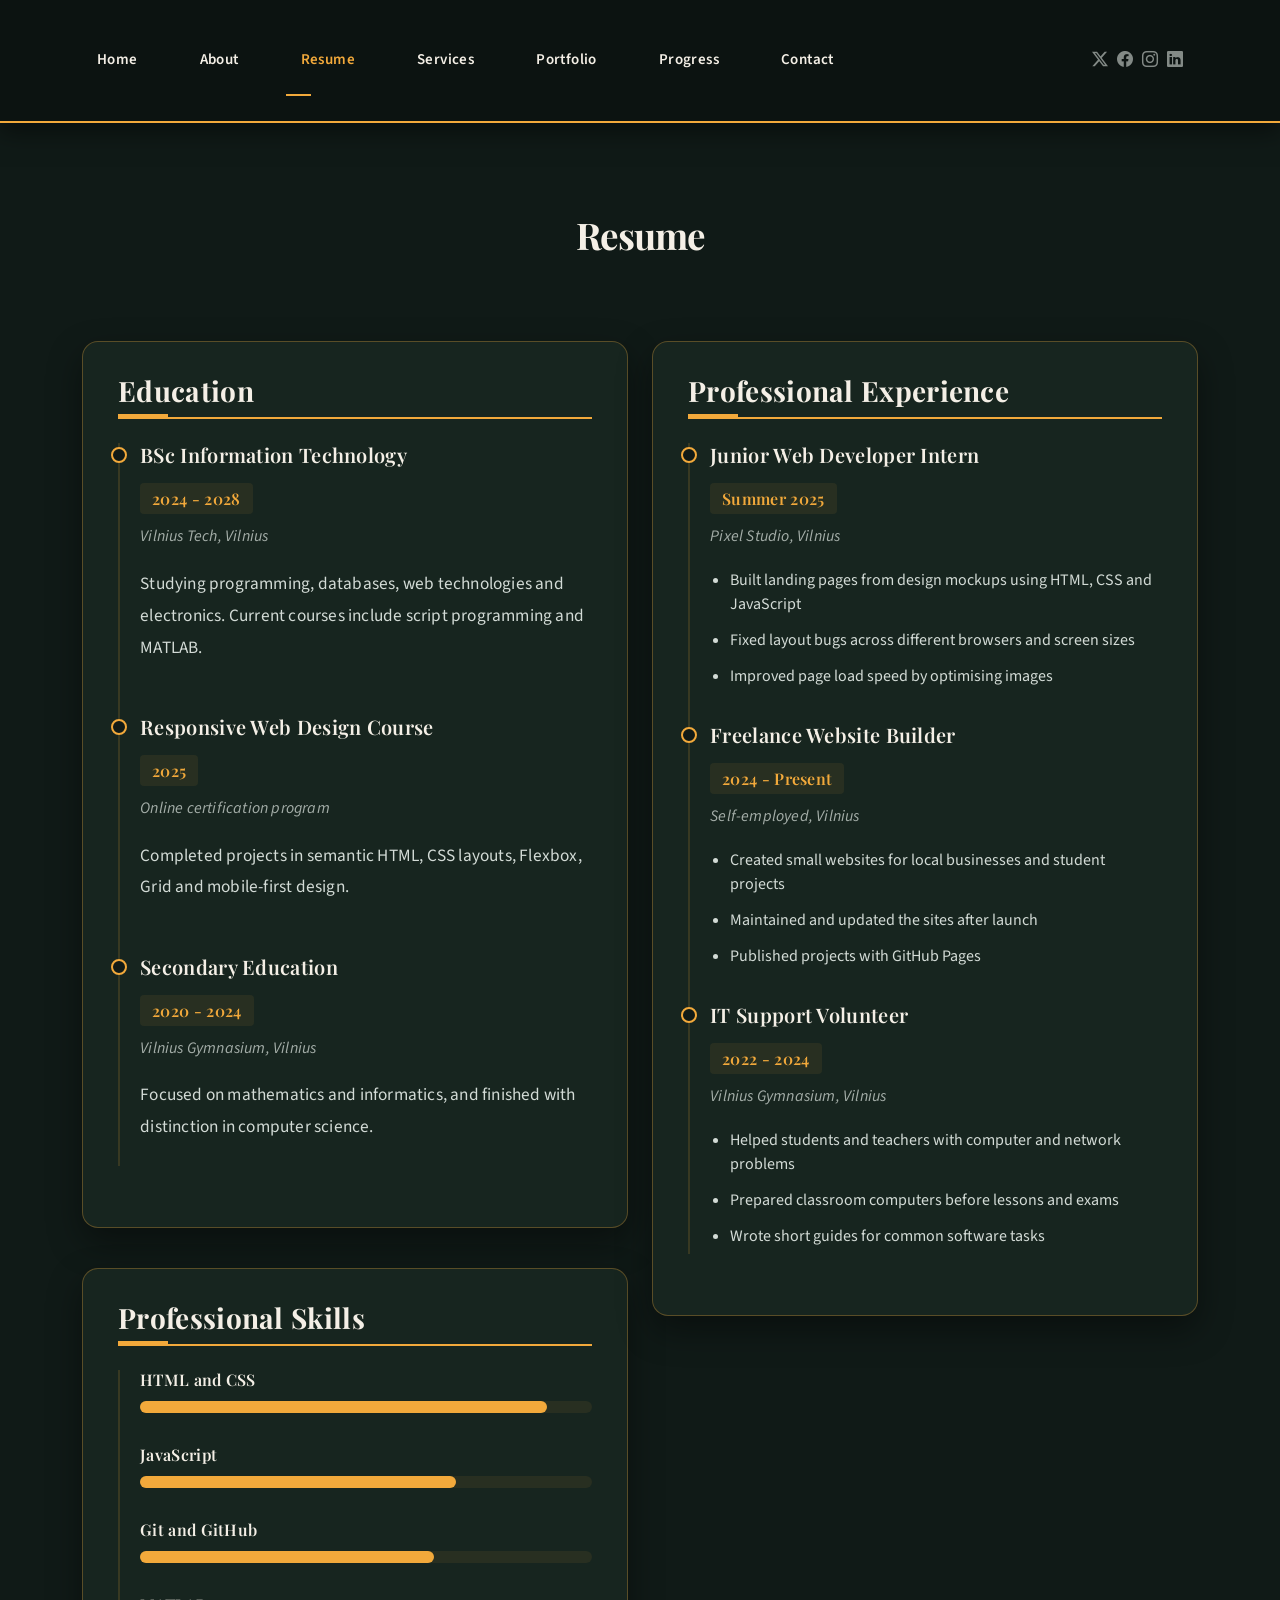
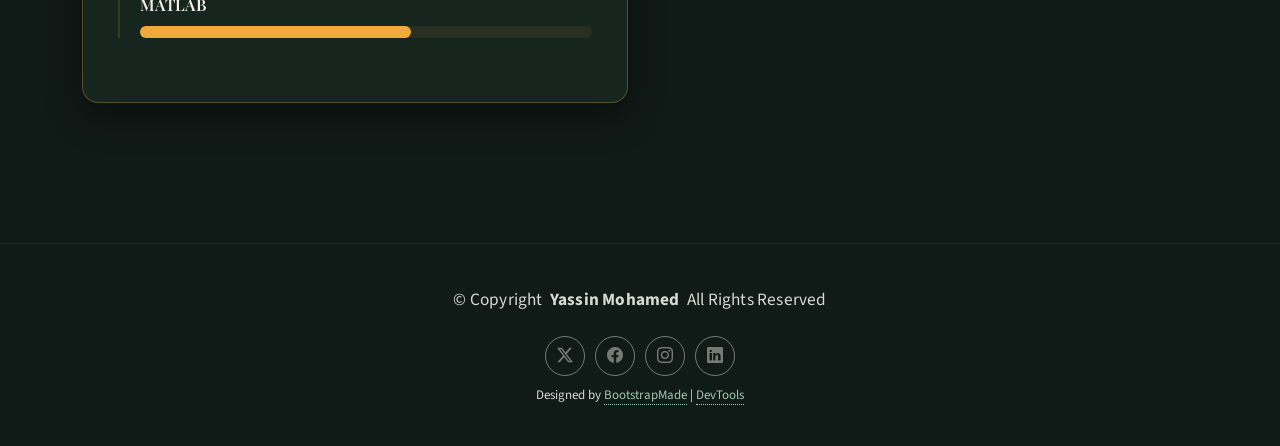
<file: resume.html>
<!DOCTYPE html>
<html lang="en">

<head>
  <meta charset="UTF-8">
  <meta name="viewport" content="width=device-width, initial-scale=1.0">
  <title>My CV</title>
  <meta name="description" content="Yassin Mohamed CV page.">
  <meta name="author" content="Yassin Mohamed">
  <link href="assets/img/favicon.svg" rel="icon" type="image/svg+xml">
  <link href="assets/img/apple-touch-icon.png" rel="apple-touch-icon">
  <link href="https://fonts.googleapis.com" rel="preconnect">
  <link href="https://fonts.gstatic.com" rel="preconnect" crossorigin>
  <link href="https://fonts.googleapis.com/css2?family=Roboto:ital,wght@0,100;0,300;0,400;0,500;0,700;0,900;1,100;1,300;1,400;1,500;1,700;1,900&family=Poppins:ital,wght@0,100;0,200;0,300;0,400;0,500;0,600;0,700;0,800;0,900;1,100;1,200;1,300;1,400;1,500;1,600;1,700;1,800;1,900&family=Raleway:ital,wght@0,100;0,200;0,300;0,400;0,500;0,600;0,700;0,800;0,900;1,100;1,200;1,300;1,400;1,500;1,600;1,700;1,800;1,900&display=swap" rel="stylesheet">

  <link href="assets/vendor/bootstrap/css/bootstrap.min.css" rel="stylesheet">
  <link href="assets/vendor/bootstrap-icons/bootstrap-icons.css" rel="stylesheet">
  <link href="assets/vendor/aos/aos.css" rel="stylesheet">
  <link href="assets/vendor/swiper/swiper-bundle.min.css" rel="stylesheet">
  <link href="assets/vendor/glightbox/css/glightbox.min.css" rel="stylesheet">

  <link href="assets/css/main.css" rel="stylesheet">
  <link href="assets/css/custom.css" rel="stylesheet">
</head>

<body class="resume-page">

  <header id="header" class="header d-flex align-items-center light-background sticky-top">
    <div class="container position-relative d-flex align-items-center justify-content-between">

      <nav id="navmenu" class="navmenu">
        <ul>
          <li><a href="index.html">Home</a></li>
          <li><a href="about.html">About</a></li>
          <li><a href="resume.html" class="active">Resume</a></li>
          <li><a href="services.html">Services</a></li>
          <li><a href="portfolio.html">Portfolio</a></li>
          <li><a href="progress.html">Progress</a></li>
          <li><a href="contact.html">Contact</a></li>
        </ul>
        <i class="mobile-nav-toggle d-xl-none bi bi-list"></i>
      </nav>

      <div class="header-social-links">
        <a href="#" class="twitter"><i class="bi bi-twitter-x"></i></a>
        <a href="#" class="facebook"><i class="bi bi-facebook"></i></a>
        <a href="#" class="instagram"><i class="bi bi-instagram"></i></a>
        <a href="#" class="linkedin"><i class="bi bi-linkedin"></i></a>
      </div>

    </div>
  </header>

  <main class="main">

    <section id="resume" class="resume section">

      <div class="container section-title" data-aos="fade-up">
        <h2>Resume</h2>
      </div>

      <div class="container" data-aos="fade-up" data-aos-delay="100">

        <div class="row">
          <div class="col-lg-6">

            <div class="resume-item" data-aos="fade-up">
              <h3 class="resume-title">Education</h3>

              <div class="resume-content">
                <article class="education-item">
                  <h4>BSc Information Technology</h4>
                  <h5>2024 - 2028</h5>
                  <p class="institution"><em>Vilnius Tech, Vilnius</em></p>
                  <p>Studying programming, databases, web technologies and electronics. Current courses include script programming and MATLAB.</p>
                </article>

                <article class="education-item">
                  <h4>Responsive Web Design Course</h4>
                  <h5>2025</h5>
                  <p class="institution"><em>Online certification program</em></p>
                  <p>Completed projects in semantic HTML, CSS layouts, Flexbox, Grid and mobile-first design.</p>
                </article>

                <article class="education-item">
                  <h4>Secondary Education</h4>
                  <h5>2020 - 2024</h5>
                  <p class="institution"><em>Vilnius Gymnasium, Vilnius</em></p>
                  <p>Focused on mathematics and informatics, and finished with distinction in computer science.</p>
                </article>
              </div>
            </div>

            <div class="resume-item skills-animation" data-aos="fade-up">
              <h3 class="resume-title">Professional Skills</h3>

              <div class="resume-content">
                <div class="skill-item">
                  <h4>HTML and CSS</h4>
                  <div class="progress">
                    <div class="progress-bar" role="progressbar" aria-valuenow="90" aria-valuemin="0" aria-valuemax="100"></div>
                  </div>
                </div>

                <div class="skill-item">
                  <h4>JavaScript</h4>
                  <div class="progress">
                    <div class="progress-bar" role="progressbar" aria-valuenow="70" aria-valuemin="0" aria-valuemax="100"></div>
                  </div>
                </div>

                <div class="skill-item">
                  <h4>Git and GitHub</h4>
                  <div class="progress">
                    <div class="progress-bar" role="progressbar" aria-valuenow="65" aria-valuemin="0" aria-valuemax="100"></div>
                  </div>
                </div>

                <div class="skill-item">
                  <h4>MATLAB</h4>
                  <div class="progress">
                    <div class="progress-bar" role="progressbar" aria-valuenow="60" aria-valuemin="0" aria-valuemax="100"></div>
                  </div>
                </div>
              </div>
            </div>
          </div>

          <div class="col-lg-6">
            <div class="resume-item" data-aos="fade-up" data-aos-delay="100">
              <h3 class="resume-title">Professional Experience</h3>

              <div class="resume-content">
                <article class="experience-item">
                  <h4>Junior Web Developer Intern</h4>
                  <h5>Summer 2025</h5>
                  <p class="company"><em>Pixel Studio, Vilnius</em></p>
                  <ul>
                    <li>Built landing pages from design mockups using HTML, CSS and JavaScript</li>
                    <li>Fixed layout bugs across different browsers and screen sizes</li>
                    <li>Improved page load speed by optimising images</li>
                  </ul>
                </article>

                <article class="experience-item">
                  <h4>Freelance Website Builder</h4>
                  <h5>2024 - Present</h5>
                  <p class="company"><em>Self-employed, Vilnius</em></p>
                  <ul>
                    <li>Created small websites for local businesses and student projects</li>
                    <li>Maintained and updated the sites after launch</li>
                    <li>Published projects with GitHub Pages</li>
                  </ul>
                </article>

                <article class="experience-item">
                  <h4>IT Support Volunteer</h4>
                  <h5>2022 - 2024</h5>
                  <p class="company"><em>Vilnius Gymnasium, Vilnius</em></p>
                  <ul>
                    <li>Helped students and teachers with computer and network problems</li>
                    <li>Prepared classroom computers before lessons and exams</li>
                    <li>Wrote short guides for common software tasks</li>
                  </ul>
                </article>
              </div>
            </div>
          </div>
        </div>

      </div>

    </section>

  </main>

  <footer id="footer" class="footer">

    <div class="container">
      <div class="copyright text-center ">
        <p>© <span>Copyright</span> <strong class="px-1 sitename">Yassin Mohamed</strong> <span>All Rights Reserved<br></span></p>
      </div>
      <div class="social-links d-flex justify-content-center">
        <a href=""><i class="bi bi-twitter-x"></i></a>
        <a href=""><i class="bi bi-facebook"></i></a>
        <a href=""><i class="bi bi-instagram"></i></a>
        <a href=""><i class="bi bi-linkedin"></i></a>
      </div>
      <div class="credits">
        Designed by <a href="https://bootstrapmade.com/">BootstrapMade</a> | <a href="https://bootstrapmade.com/tools/">DevTools</a>
      </div>
    </div>

  </footer>

  <a href="#" id="scroll-top" class="scroll-top d-flex align-items-center justify-content-center"><i class="bi bi-arrow-up-short"></i></a>

  <div id="preloader"></div>

  <script src="assets/vendor/bootstrap/js/bootstrap.bundle.min.js"></script>
  <script src="assets/vendor/php-email-form/validate.js"></script>
  <script src="assets/vendor/aos/aos.js"></script>
  <script src="assets/vendor/typed.js/typed.umd.js"></script>
  <script src="assets/vendor/waypoints/noframework.waypoints.js"></script>
  <script src="assets/vendor/purecounter/purecounter_vanilla.js"></script>
  <script src="assets/vendor/swiper/swiper-bundle.min.js"></script>
  <script src="assets/vendor/imagesloaded/imagesloaded.pkgd.min.js"></script>
  <script src="assets/vendor/isotope-layout/isotope.pkgd.min.js"></script>
  <script src="assets/vendor/glightbox/js/glightbox.min.js"></script>

  <script src="assets/js/main.js"></script>

</body>

</html>
</file>
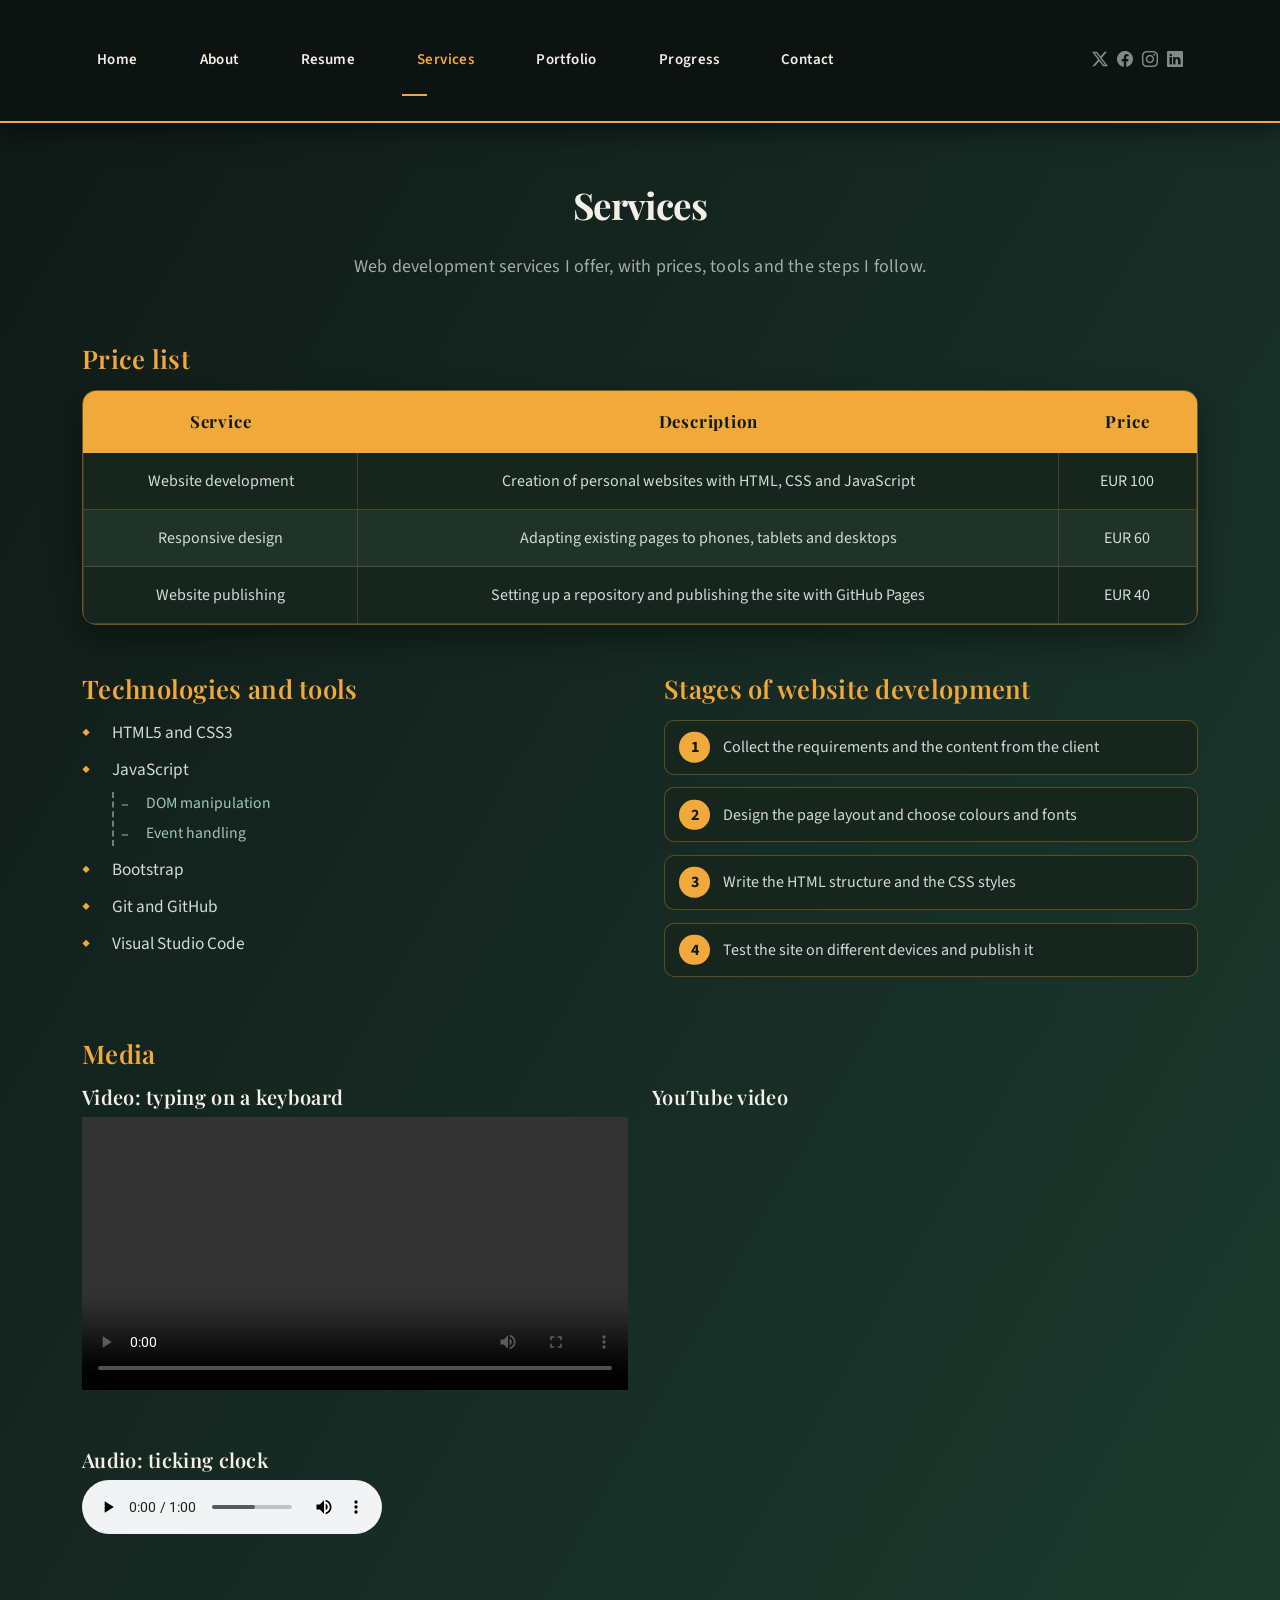
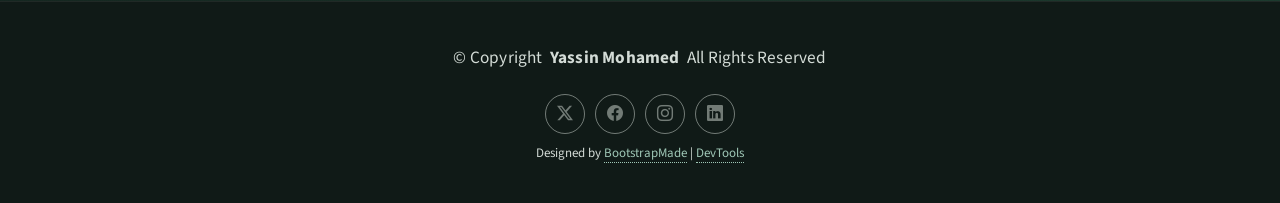
<file: services.html>
<!DOCTYPE html>
<html lang="en">

<head>
  <meta charset="UTF-8">
  <meta name="viewport" content="width=device-width, initial-scale=1.0">
  <title>My CV</title>
  <meta name="description" content="Yassin Mohamed CV page.">
  <meta name="author" content="Yassin Mohamed">
  <link href="assets/img/favicon.svg" rel="icon" type="image/svg+xml">
  <link href="assets/img/apple-touch-icon.png" rel="apple-touch-icon">
  <link href="https://fonts.googleapis.com" rel="preconnect">
  <link href="https://fonts.gstatic.com" rel="preconnect" crossorigin>
  <link href="https://fonts.googleapis.com/css2?family=Roboto:ital,wght@0,100;0,300;0,400;0,500;0,700;0,900;1,100;1,300;1,400;1,500;1,700;1,900&family=Poppins:ital,wght@0,100;0,200;0,300;0,400;0,500;0,600;0,700;0,800;0,900;1,100;1,200;1,300;1,400;1,500;1,600;1,700;1,800;1,900&family=Raleway:ital,wght@0,100;0,200;0,300;0,400;0,500;0,600;0,700;0,800;0,900;1,100;1,200;1,300;1,400;1,500;1,600;1,700;1,800;1,900&display=swap" rel="stylesheet">

  <link href="assets/vendor/bootstrap/css/bootstrap.min.css" rel="stylesheet">
  <link href="assets/vendor/bootstrap-icons/bootstrap-icons.css" rel="stylesheet">
  <link href="assets/vendor/aos/aos.css" rel="stylesheet">
  <link href="assets/vendor/swiper/swiper-bundle.min.css" rel="stylesheet">
  <link href="assets/vendor/glightbox/css/glightbox.min.css" rel="stylesheet">

  <link href="assets/css/main.css" rel="stylesheet">
  <link href="assets/css/custom.css" rel="stylesheet">
</head>

<body class="services-page">

  <header id="header" class="header d-flex align-items-center light-background sticky-top">
    <div class="container position-relative d-flex align-items-center justify-content-between">

      <nav id="navmenu" class="navmenu">
        <ul>
          <li><a href="index.html">Home</a></li>
          <li><a href="about.html">About</a></li>
          <li><a href="resume.html">Resume</a></li>
          <li><a href="services.html" class="active">Services</a></li>
          <li><a href="portfolio.html">Portfolio</a></li>
          <li><a href="progress.html">Progress</a></li>
          <li><a href="contact.html">Contact</a></li>
        </ul>
        <i class="mobile-nav-toggle d-xl-none bi bi-list"></i>
      </nav>

      <div class="header-social-links">
        <a href="#" class="twitter"><i class="bi bi-twitter-x"></i></a>
        <a href="#" class="facebook"><i class="bi bi-facebook"></i></a>
        <a href="#" class="instagram"><i class="bi bi-instagram"></i></a>
        <a href="#" class="linkedin"><i class="bi bi-linkedin"></i></a>
      </div>

    </div>
  </header>

  <main class="main">

    <section id="services" class="services section">

      <div class="container section-title" data-aos="fade-up">
        <h2>Services</h2>
        <p>Web development services I offer, with prices, tools and the steps I follow.</p>
      </div>

      <div class="container" data-aos="fade-up" data-aos-delay="100">

        <h3 class="mb-3">Price list</h3>
        <div class="table-responsive mb-5">
          <table class="table table-bordered align-middle">
            <thead>
              <tr>
                <th scope="col">Service</th>
                <th scope="col">Description</th>
                <th scope="col">Price</th>
              </tr>
            </thead>
            <tbody>
              <tr>
                <td>Website development</td>
                <td>Creation of personal websites with HTML, CSS and JavaScript</td>
                <td>EUR 100</td>
              </tr>
              <tr>
                <td>Responsive design</td>
                <td>Adapting existing pages to phones, tablets and desktops</td>
                <td>EUR 60</td>
              </tr>
              <tr>
                <td>Website publishing</td>
                <td>Setting up a repository and publishing the site with GitHub Pages</td>
                <td>EUR 40</td>
              </tr>
            </tbody>
          </table>
        </div>

        <div class="row g-5 mb-5">
          <div class="col-lg-6">
            <h3 class="mb-3">Technologies and tools</h3>
            <ul>
              <li>HTML5 and CSS3</li>
              <li>JavaScript
                <ul>
                  <li>DOM manipulation</li>
                  <li>Event handling</li>
                </ul>
              </li>
              <li>Bootstrap</li>
              <li>Git and GitHub</li>
              <li>Visual Studio Code</li>
            </ul>
          </div>

          <div class="col-lg-6">
            <h3 class="mb-3">Stages of website development</h3>
            <ol>
              <li>Collect the requirements and the content from the client</li>
              <li>Design the page layout and choose colours and fonts</li>
              <li>Write the HTML structure and the CSS styles</li>
              <li>Test the site on different devices and publish it</li>
            </ol>
          </div>
        </div>

        <h3 class="mb-3">Media</h3>
        <div class="row g-4">
          <div class="col-lg-6">
            <h4 class="mb-2">Video: typing on a keyboard</h4>
            <video class="w-100" controls preload="metadata">
              <source src="assets/media/typing.mp4" type="video/mp4">
              Your browser does not support the video tag.
            </video>
          </div>

          <div class="col-lg-6">
            <h4 class="mb-2">YouTube video</h4>
            <div class="ratio ratio-16x9">
              <iframe src="https://www.youtube.com/embed/BoUVIhtqjAw" title="YouTube video player" allow="accelerometer; autoplay; clipboard-write; encrypted-media; gyroscope; picture-in-picture" allowfullscreen></iframe>
            </div>
          </div>

          <div class="col-12">
            <h4 class="mb-2">Audio: ticking clock</h4>
            <audio controls preload="metadata">
              <source src="assets/media/clock.mp3" type="audio/mpeg">
              Your browser does not support the audio tag.
            </audio>
          </div>
        </div>

      </div>

    </section>

  </main>

  <footer id="footer" class="footer">

    <div class="container">
      <div class="copyright text-center ">
        <p>© <span>Copyright</span> <strong class="px-1 sitename">Yassin Mohamed</strong> <span>All Rights Reserved<br></span></p>
      </div>
      <div class="social-links d-flex justify-content-center">
        <a href=""><i class="bi bi-twitter-x"></i></a>
        <a href=""><i class="bi bi-facebook"></i></a>
        <a href=""><i class="bi bi-instagram"></i></a>
        <a href=""><i class="bi bi-linkedin"></i></a>
      </div>
      <div class="credits">
        Designed by <a href="https://bootstrapmade.com/">BootstrapMade</a> | <a href="https://bootstrapmade.com/tools/">DevTools</a>
      </div>
    </div>

  </footer>

  <a href="#" id="scroll-top" class="scroll-top d-flex align-items-center justify-content-center"><i class="bi bi-arrow-up-short"></i></a>

  <div id="preloader"></div>

  <script src="assets/vendor/bootstrap/js/bootstrap.bundle.min.js"></script>
  <script src="assets/vendor/php-email-form/validate.js"></script>
  <script src="assets/vendor/aos/aos.js"></script>
  <script src="assets/vendor/typed.js/typed.umd.js"></script>
  <script src="assets/vendor/waypoints/noframework.waypoints.js"></script>
  <script src="assets/vendor/purecounter/purecounter_vanilla.js"></script>
  <script src="assets/vendor/swiper/swiper-bundle.min.js"></script>
  <script src="assets/vendor/imagesloaded/imagesloaded.pkgd.min.js"></script>
  <script src="assets/vendor/isotope-layout/isotope.pkgd.min.js"></script>
  <script src="assets/vendor/glightbox/js/glightbox.min.js"></script>

  <script src="assets/js/main.js"></script>

</body>

</html>
</file>
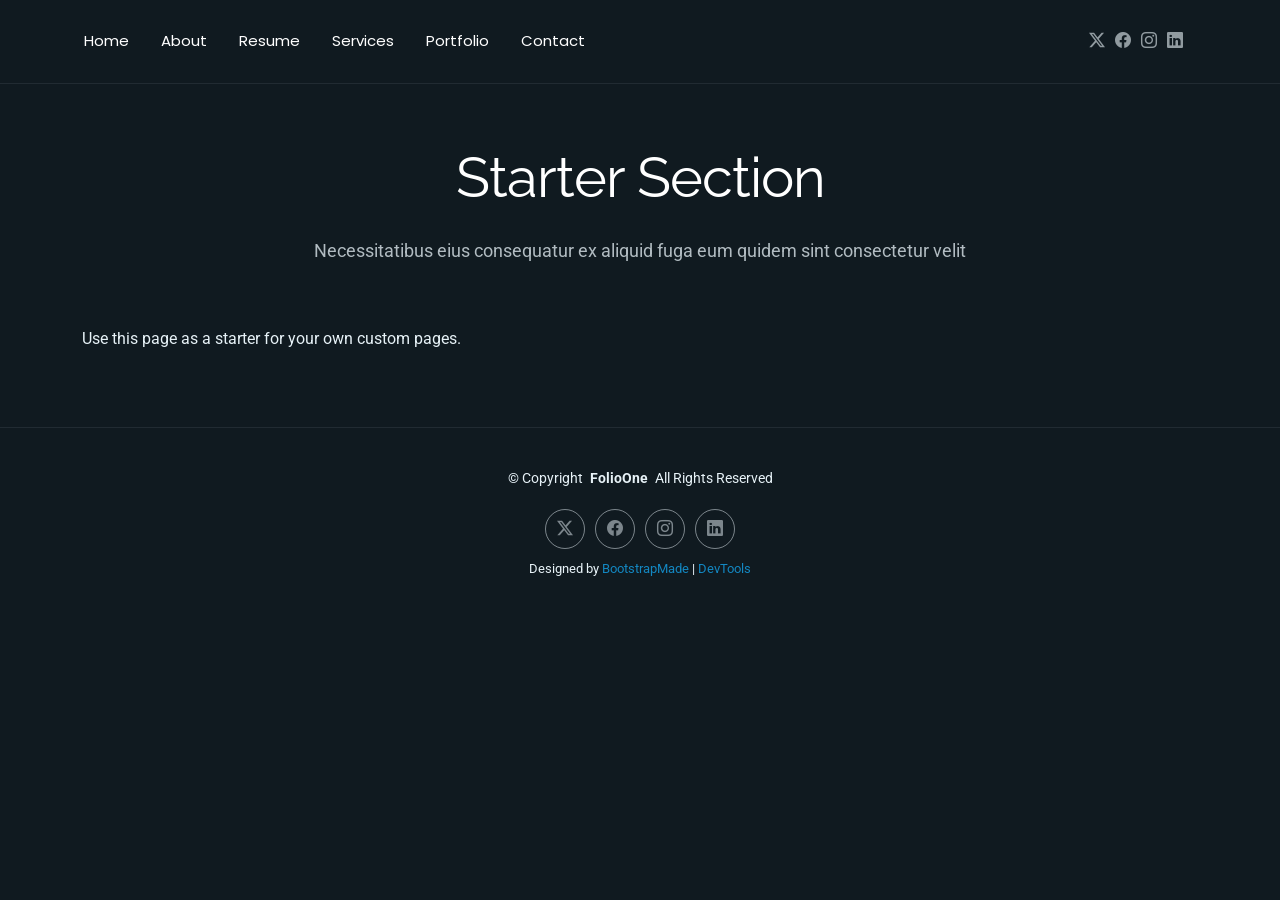
<file: starter-page.html>
<!DOCTYPE html>
<html lang="en">

<head>
  <meta charset="utf-8">
  <meta content="width=device-width, initial-scale=1.0" name="viewport">
  <title>Starter Page - FolioOne Bootstrap Template</title>
  <meta name="description" content="">
  <meta name="keywords" content="">

  <!-- Favicons -->
  <link href="assets/img/favicon.png" rel="icon">
  <link href="assets/img/apple-touch-icon.png" rel="apple-touch-icon">

  <!-- Fonts -->
  <link href="https://fonts.googleapis.com" rel="preconnect">
  <link href="https://fonts.gstatic.com" rel="preconnect" crossorigin>
  <link href="https://fonts.googleapis.com/css2?family=Roboto:ital,wght@0,100;0,300;0,400;0,500;0,700;0,900;1,100;1,300;1,400;1,500;1,700;1,900&family=Poppins:ital,wght@0,100;0,200;0,300;0,400;0,500;0,600;0,700;0,800;0,900;1,100;1,200;1,300;1,400;1,500;1,600;1,700;1,800;1,900&family=Raleway:ital,wght@0,100;0,200;0,300;0,400;0,500;0,600;0,700;0,800;0,900;1,100;1,200;1,300;1,400;1,500;1,600;1,700;1,800;1,900&display=swap" rel="stylesheet">

  <!-- Vendor CSS Files -->
  <link href="assets/vendor/bootstrap/css/bootstrap.min.css" rel="stylesheet">
  <link href="assets/vendor/bootstrap-icons/bootstrap-icons.css" rel="stylesheet">
  <link href="assets/vendor/aos/aos.css" rel="stylesheet">
  <link href="assets/vendor/swiper/swiper-bundle.min.css" rel="stylesheet">
  <link href="assets/vendor/glightbox/css/glightbox.min.css" rel="stylesheet">

  <!-- Main CSS File -->
  <link href="assets/css/main.css" rel="stylesheet">

  <!-- =======================================================
  * Template Name: FolioOne
  * Template URL: https://bootstrapmade.com/folioone-bootstrap-portfolio-website-template/
  * Updated: Aug 23 2025 with Bootstrap v5.3.7
  * Author: BootstrapMade.com
  * License: https://bootstrapmade.com/license/
  ======================================================== -->
</head>

<body class="starter-page-page">

  <header id="header" class="header d-flex align-items-center light-background sticky-top">
    <div class="container position-relative d-flex align-items-center justify-content-between">

      <!-- <a href="index.html" class="logo d-flex align-items-center me-auto me-xl-0">
      <img src="assets/img/logo.webp" alt="">
      <h1 class="sitename">FolioOne</h1> 
    </a> -->

      <nav id="navmenu" class="navmenu">
        <ul>
          <li><a href="index.html">Home</a></li>
          <li><a href="about.html">About</a></li>
          <li><a href="resume.html">Resume</a></li>
          <li><a href="services.html">Services</a></li>
          <li><a href="portfolio.html">Portfolio</a></li>
          <li><a href="contact.html">Contact</a></li>
        </ul>
        <i class="mobile-nav-toggle d-xl-none bi bi-list"></i>
      </nav>

      <div class="header-social-links">
        <a href="#" class="twitter"><i class="bi bi-twitter-x"></i></a>
        <a href="#" class="facebook"><i class="bi bi-facebook"></i></a>
        <a href="#" class="instagram"><i class="bi bi-instagram"></i></a>
        <a href="#" class="linkedin"><i class="bi bi-linkedin"></i></a>
      </div>

    </div>
  </header>

  <main class="main">

    <!-- Starter Section Section -->
    <section id="starter-section" class="starter-section section">

      <!-- Section Title -->
      <div class="container section-title" data-aos="fade-up">
        <h2>Starter Section</h2>
        <p>Necessitatibus eius consequatur ex aliquid fuga eum quidem sint consectetur velit</p>
      </div><!-- End Section Title -->

      <div class="container" data-aos="fade-up">
        <p>Use this page as a starter for your own custom pages.</p>
      </div>

    </section><!-- /Starter Section Section -->

  </main>

  <footer id="footer" class="footer">

    <div class="container">
      <div class="copyright text-center ">
        <p>© <span>Copyright</span> <strong class="px-1 sitename">FolioOne</strong> <span>All Rights Reserved<br></span></p>
      </div>
      <div class="social-links d-flex justify-content-center">
        <a href=""><i class="bi bi-twitter-x"></i></a>
        <a href=""><i class="bi bi-facebook"></i></a>
        <a href=""><i class="bi bi-instagram"></i></a>
        <a href=""><i class="bi bi-linkedin"></i></a>
      </div>
      <div class="credits">
        <!-- All the links in the footer should remain intact. -->
        <!-- You can delete the links only if you've purchased the pro version. -->
        <!-- Licensing information: https://bootstrapmade.com/license/ -->
        <!-- Purchase the pro version with working PHP/AJAX contact form: [buy-url] -->
        Designed by <a href="https://bootstrapmade.com/">BootstrapMade</a> | <a href="https://bootstrapmade.com/tools/">DevTools</a>
      </div>
    </div>

  </footer>

  <!-- Scroll Top -->
  <a href="#" id="scroll-top" class="scroll-top d-flex align-items-center justify-content-center"><i class="bi bi-arrow-up-short"></i></a>

  <!-- Preloader -->
  <div id="preloader"></div>

  <!-- Vendor JS Files -->
  <script src="assets/vendor/bootstrap/js/bootstrap.bundle.min.js"></script>
  <script src="assets/vendor/php-email-form/validate.js"></script>
  <script src="assets/vendor/aos/aos.js"></script>
  <script src="assets/vendor/typed.js/typed.umd.js"></script>
  <script src="assets/vendor/waypoints/noframework.waypoints.js"></script>
  <script src="assets/vendor/purecounter/purecounter_vanilla.js"></script>
  <script src="assets/vendor/swiper/swiper-bundle.min.js"></script>
  <script src="assets/vendor/imagesloaded/imagesloaded.pkgd.min.js"></script>
  <script src="assets/vendor/isotope-layout/isotope.pkgd.min.js"></script>
  <script src="assets/vendor/glightbox/js/glightbox.min.js"></script>

  <!-- Main JS File -->
  <script src="assets/js/main.js"></script>

</body>

</html>
</file>
<file: assets/css/custom.css>
@import url("https://fonts.googleapis.com/css2?family=Playfair+Display:wght@500;600;700&family=Source+Sans+3:wght@300;400;600;700&display=swap");

:root {
  --default-font: "Source Sans 3", sans-serif;
  --heading-font: "Playfair Display", serif;
  --nav-font: "Source Sans 3", sans-serif;
  --background-color: #101a17;
  --default-color: #d3dbd6;
  --heading-color: #f4efe6;
  --surface-color: #17251f;
  --accent-color: #f2a93b;
  --contrast-color: #101a17;
  --nav-color: #f4efe6;
  --nav-hover-color: #f2a93b;
  --nav-mobile-background-color: #0c1311;
  --nav-dropdown-background-color: #17251f;
  --nav-dropdown-color: #f4efe6;
  --nav-dropdown-hover-color: #f2a93b;
}

.light-background {
  --background-color: #15231e;
  --surface-color: #1b2d26;
}

::selection {
  color: #101a17;
  background-color: #f2a93b;
}

body {
  font-family: "Source Sans 3", sans-serif;
  background-color: #101a17;
  color: #d3dbd6;
}

h1,
h2,
h3,
h4,
h5,
h6 {
  font-family: "Playfair Display", serif;
  color: #f4efe6;
  letter-spacing: 0.3px;
}

h1,
.hero .hero-content h1 {
  font-size: clamp(2.4rem, 5vw, 3.6rem);
  font-weight: 700;
  line-height: 1.15;
}

h2,
.section-title h2 {
  font-size: 2.3rem;
  font-weight: 700;
}

.hero .hero-content h2 {
  font-size: 1.7rem;
  font-weight: 500;
}

.hero .highlight,
.hero .typed {
  color: #f2a93b;
}

.about .intro-content .headline {
  font-size: 2.3rem;
  font-weight: 600;
  line-height: 1.25;
}

h3 {
  font-size: 1.6rem;
  font-weight: 600;
  color: #f2a93b;
}

h4 {
  font-size: 1.25rem;
  font-weight: 600;
  color: #f4efe6;
}

h5 {
  font-size: 1rem;
  font-weight: 600;
  color: #9fc7b6;
}

h6 {
  font-size: 0.9rem;
  font-weight: 600;
  color: #9fc7b6;
}

p {
  font-size: 1.08rem;
  line-height: 1.85;
  font-weight: 400;
  letter-spacing: 0.2px;
  color: #d3dbd6;
}

.about .intro-content .lead {
  font-size: 1.25rem;
  font-weight: 300;
  color: #f4efe6;
}

.btn,
.btn-primary,
.btn-outline,
.btn-ghost {
  font-weight: 700;
  letter-spacing: 0.5px;
  transition: all 0.25s ease;
}

.btn.btn-primary,
.hero .hero-actions .btn-primary {
  background-color: #f2a93b !important;
  border: 2px solid #f2a93b !important;
  color: #101a17 !important;
  border-radius: 10px !important;
  padding: 0.8rem 1.9rem !important;
}

.btn.btn-outline,
.hero .hero-actions .btn-outline,
.btn-ghost {
  background-color: transparent !important;
  border: 2px solid #f2a93b !important;
  color: #f2a93b !important;
  border-radius: 10px !important;
  padding: 0.8rem 1.9rem !important;
}

.btn.btn-primary:hover,
.hero .hero-actions .btn-primary:hover {
  background-color: #ffc766 !important;
  border-color: #ffc766 !important;
  color: #101a17 !important;
  transform: translateY(-3px);
  box-shadow: 0 10px 22px rgba(242, 169, 59, 0.35);
}

.btn.btn-outline:hover,
.hero .hero-actions .btn-outline:hover,
.btn-ghost:hover {
  background-color: #f2a93b !important;
  color: #101a17 !important;
  transform: translateY(-3px);
  box-shadow: 0 10px 22px rgba(242, 169, 59, 0.35);
}

.btn:active,
.btn-ghost:active {
  transform: translateY(0) scale(0.96);
  box-shadow: none;
  filter: brightness(0.9);
}

.btn:focus-visible,
.btn-ghost:focus-visible {
  outline: 3px solid #f4efe6;
  outline-offset: 3px;
}

a {
  color: #f2a93b;
  text-decoration: none;
  transition: color 0.2s ease;
}

a:hover {
  color: #ffd08a;
}

a:active {
  color: #ffffff;
}

a:focus-visible {
  outline: 2px dashed #f2a93b;
  outline-offset: 3px;
}

main p a:hover,
main .link-underline:hover,
.credits a:hover {
  text-decoration: underline;
  text-decoration-thickness: 2px;
  text-underline-offset: 4px;
}

.credits a {
  color: #9fc7b6;
  border-bottom: 1px dotted #9fc7b6;
}

.credits a:hover {
  color: #f2a93b;
  border-bottom-color: #f2a93b;
}

.section-title {
  text-align: center;
}

.section-title p {
  margin-left: auto;
  margin-right: auto;
}

.about.section,
.resume.section,
.portfolio.section {
  padding: 90px 0 100px;
}

.about .intro-content {
  padding: 2.2rem 2.4rem;
  margin-bottom: 1.5rem;
  background-color: #17251f;
  border: 1px solid rgba(242, 169, 59, 0.3);
  border-left: 5px solid #f2a93b;
  border-radius: 16px;
  box-shadow: 0 14px 34px rgba(0, 0, 0, 0.4);
}

.about .profile-photo {
  border: 4px solid #f2a93b;
  border-radius: 22px;
  box-shadow: 0 14px 34px rgba(0, 0, 0, 0.45);
}

.about .skill-box {
  padding: 1.6rem;
  background-color: #17251f;
  border: 1px solid rgba(242, 169, 59, 0.3);
  border-radius: 14px;
  box-shadow: 0 10px 26px rgba(0, 0, 0, 0.35);
}

.resume .resume-item {
  margin-bottom: 2.5rem;
  padding: 2rem 2.2rem;
  background-color: #17251f;
  border: 1px solid rgba(242, 169, 59, 0.3);
  border-radius: 16px;
  box-shadow: 0 14px 34px rgba(0, 0, 0, 0.4);
}

.resume .resume-item .resume-title {
  margin-bottom: 1.5rem;
  padding-bottom: 0.6rem;
  border-bottom: 2px solid #f2a93b;
}

.resume .resume-content article {
  margin-bottom: 1.8rem;
  padding-bottom: 0.4rem;
}

.portfolio .portfolio-filters {
  margin: 0 0 3rem;
  padding: 0;
}

.portfolio .portfolio-filters li {
  margin: 0 0.35rem 0.8rem;
  padding: 0.55rem 1.3rem;
  color: #d3dbd6;
  border: 1px solid rgba(242, 169, 59, 0.4);
  border-radius: 10px;
}

.portfolio .portfolio-filters li.filter-active,
.portfolio .portfolio-filters li:hover {
  background-color: #f2a93b;
  color: #101a17;
}

.portfolio .portfolio-card {
  background-color: #17251f;
  border: 1px solid rgba(242, 169, 59, 0.3);
  border-radius: 16px;
  overflow: hidden;
  box-shadow: 0 12px 28px rgba(0, 0, 0, 0.4);
}

.portfolio .portfolio-info {
  padding: 1.5rem 1.6rem 1.8rem;
}

.portfolio .portfolio-tags span {
  padding: 0.25rem 0.8rem;
  color: #f2a93b;
  background-color: rgba(242, 169, 59, 0.15);
  border-radius: 6px;
}

.header {
  padding: 16px 0;
  background-color: #0c1311;
  border-bottom: 2px solid #f2a93b;
  box-shadow: 0 8px 24px rgba(0, 0, 0, 0.5);
}

.header .container {
  flex-wrap: nowrap;
}

@media (min-width: 1200px) {
  .navmenu ul {
    display: flex;
    align-items: center;
    gap: 4px;
    margin: 0;
    padding: 0;
    list-style: none;
  }
}

.navmenu li {
  position: relative;
  padding: 0;
  margin: 0;
}

.navmenu li::before {
  content: none;
}

.navmenu a {
  display: flex;
  align-items: center;
  padding: 18px 15px;
  font-weight: 600;
  letter-spacing: 0.4px;
  color: #f4efe6;
  white-space: nowrap;
}

.navmenu a:hover,
.navmenu .active,
.navmenu .active:focus {
  color: #f2a93b;
}

.navmenu .active:before,
.navmenu a:hover:before {
  background-color: #f2a93b;
}

.scroll-top {
  width: 50px;
  height: 50px;
  background-color: #f2a93b;
  border: 2px solid #101a17;
  border-radius: 12px;
  box-shadow: 0 8px 18px rgba(242, 169, 59, 0.35);
}

.scroll-top i {
  font-size: 28px;
  color: #101a17;
}

.scroll-top:hover {
  background-color: #ffc766;
  transform: translateY(-4px);
}

.services ul,
.services ol {
  list-style: none;
  padding-left: 0;
  margin-bottom: 0;
}

.services ul > li {
  position: relative;
  padding-left: 1.9rem;
  margin-bottom: 0.7rem;
  font-size: 1.08rem;
}

.services ul > li::before {
  content: "\25C6";
  position: absolute;
  left: 0;
  top: 0.2em;
  font-size: 0.85rem;
  color: #f2a93b;
}

.services ul ul {
  margin-top: 0.6rem;
  padding-left: 0.4rem;
  border-left: 2px dashed rgba(159, 199, 182, 0.6);
}

.services ul ul > li {
  padding-left: 1.6rem;
  margin-bottom: 0.4rem;
  font-size: 0.98rem;
  color: #9fc7b6;
}

.services ul ul > li::before {
  content: "\2013";
  top: 0;
  font-size: 1rem;
  color: #9fc7b6;
}

.services ol {
  counter-reset: step;
}

.services ol > li {
  counter-increment: step;
  position: relative;
  padding: 0.9rem 1rem 0.9rem 3.6rem;
  margin-bottom: 0.8rem;
  background-color: #17251f;
  border: 1px solid rgba(242, 169, 59, 0.3);
  border-radius: 10px;
}

.services ol > li::before {
  content: counter(step);
  position: absolute;
  left: 0.9rem;
  top: 50%;
  transform: translateY(-50%);
  width: 1.9rem;
  height: 1.9rem;
  line-height: 1.9rem;
  text-align: center;
  font-weight: 700;
  color: #101a17;
  background-color: #f2a93b;
  border-radius: 50%;
}

.services .table-responsive {
  border: 1px solid rgba(242, 169, 59, 0.4);
  border-radius: 14px;
  box-shadow: 0 14px 34px rgba(0, 0, 0, 0.4);
}

.services .table {
  --bs-table-bg: transparent;
  --bs-table-color: #d3dbd6;
  --bs-table-border-color: rgba(242, 169, 59, 0.25);
  margin-bottom: 0;
  text-align: center;
}

.services .table thead th {
  padding: 1.1rem 1rem;
  text-align: center;
  font-family: "Playfair Display", serif;
  font-size: 1.05rem;
  letter-spacing: 0.8px;
  color: #101a17;
  background-color: #f2a93b;
  border-color: #f2a93b;
}

.services .table tbody td {
  padding: 1rem 1.2rem;
  text-align: center;
  vertical-align: middle;
  color: #d3dbd6;
  border-color: rgba(242, 169, 59, 0.2);
  transition: background-color 0.2s ease, color 0.2s ease;
}

.services .table tbody tr:nth-child(odd) td {
  background-color: #17251f;
}

.services .table tbody tr:nth-child(even) td {
  background-color: #1f332a;
}

.services .table tbody tr:hover td {
  background-color: rgba(242, 169, 59, 0.22);
  color: #ffffff;
}

.competency .module-summary {
  display: grid;
  grid-template-columns: 1.4fr 1fr 1fr 1fr;
  gap: 1rem;
  margin-bottom: 1.2rem;
}

.competency .summary-card,
.competency .stat-item {
  display: flex;
  align-items: center;
  gap: 1rem;
  padding: 1.2rem 1.4rem;
  background-color: #17251f;
  border: 1px solid rgba(242, 169, 59, 0.3);
  border-radius: 14px;
  box-shadow: 0 10px 26px rgba(0, 0, 0, 0.35);
}

.competency .summary-icon {
  display: flex;
  flex-shrink: 0;
  align-items: center;
  justify-content: center;
  width: 52px;
  height: 52px;
  font-size: 1.6rem;
  color: #101a17;
  background-color: #f2a93b;
  border-radius: 12px;
}

.competency .summary-label,
.competency .stat-label {
  display: block;
  font-size: 0.9rem;
  color: #9fc7b6;
}

.competency .summary-value,
.competency .stat-number {
  display: block;
  font-family: "Playfair Display", serif;
  font-size: 1.5rem;
  font-weight: 700;
  line-height: 1.2;
  color: #f4efe6;
}

.competency .xp-panel {
  margin-bottom: 1.2rem;
  padding: 1.4rem 1.6rem;
  background-color: #17251f;
  border: 1px solid rgba(242, 169, 59, 0.3);
  border-radius: 14px;
  box-shadow: 0 10px 26px rgba(0, 0, 0, 0.35);
}

.competency .xp-panel-header {
  display: flex;
  flex-wrap: wrap;
  align-items: center;
  justify-content: space-between;
  gap: 0.5rem 1rem;
  margin-bottom: 0.8rem;
  font-weight: 600;
  color: #f4efe6;
}

.competency .xp-track {
  height: 18px;
  overflow: hidden;
  background-color: #0c1311;
  border: 1px solid rgba(159, 199, 182, 0.5);
  border-radius: 999px;
}

.competency .xp-fill {
  height: 100%;
  background: linear-gradient(90deg, #f2a93b, #ffc766);
  border-radius: 999px;
  transition: width 0.6s ease;
}

.competency .xp-scale {
  display: flex;
  justify-content: space-between;
  margin-top: 0.6rem;
  font-size: 0.9rem;
  color: #9fc7b6;
}

.competency .module-heading {
  margin: 2.2rem 0 1rem;
  padding-bottom: 0.5rem;
  border-bottom: 2px solid #f2a93b;
}

.competency .stats-area {
  display: grid;
  grid-template-columns: repeat(3, 1fr);
  gap: 1rem;
}

.competency .stat-item i {
  font-size: 1.8rem;
  color: #f2a93b;
}

.competency .kanban-board {
  display: grid;
  grid-template-columns: repeat(3, 1fr);
  gap: 1.2rem;
  align-items: start;
}

.competency .kanban-column {
  padding: 1.2rem;
  background-color: #17251f;
  border: 1px solid rgba(242, 169, 59, 0.25);
  border-top: 5px solid #9fc7b6;
  border-radius: 16px;
  box-shadow: 0 12px 28px rgba(0, 0, 0, 0.4);
}

.competency .kanban-column.planned {
  border-top-color: #9fc7b6;
}

.competency .kanban-column.in-progress {
  border-top-color: #f2a93b;
}

.competency .kanban-column.completed {
  border-top-color: #5fd39a;
}

.competency .kanban-header {
  display: flex;
  align-items: center;
  justify-content: space-between;
  margin-bottom: 1.1rem;
}

.competency .kanban-header h4 {
  display: flex;
  align-items: center;
  gap: 0.5rem;
  margin: 0;
  font-size: 1.2rem;
}

.competency .kanban-count {
  padding: 0.2rem 0.8rem;
  font-size: 0.85rem;
  font-weight: 600;
  color: #f4efe6;
  background-color: rgba(159, 199, 182, 0.2);
  border-radius: 999px;
}

.competency .kanban-card {
  display: flex;
  flex-direction: column;
  gap: 0.8rem;
  margin-bottom: 0.9rem;
  padding: 1rem 1.1rem;
  background-color: #101a17;
  border: 1px solid rgba(159, 199, 182, 0.25);
  border-radius: 12px;
  transition: transform 0.2s ease, border-color 0.2s ease;
}

.competency .kanban-card:last-child {
  margin-bottom: 0;
}

.competency .kanban-card:hover {
  transform: translateY(-3px);
  border-color: #f2a93b;
}

.competency .kanban-card-top {
  display: flex;
  align-items: center;
  gap: 0.7rem;
}

.competency .kanban-card-top i {
  font-size: 1.3rem;
  color: #f2a93b;
}

.competency .kanban-card-top h5 {
  margin: 0;
  font-size: 1.05rem;
  color: #f4efe6;
}

.competency .kanban-card-bottom {
  display: flex;
  align-items: center;
  justify-content: space-between;
  gap: 0.5rem;
}

.competency .status-badge,
.competency .xp-badge {
  padding: 0.2rem 0.8rem;
  font-size: 0.82rem;
  font-weight: 700;
  border-radius: 999px;
}

.competency .status-planned {
  color: #101a17;
  background-color: #9fc7b6;
}

.competency .status-progress {
  color: #101a17;
  background-color: #f2a93b;
}

.competency .status-completed {
  color: #101a17;
  background-color: #5fd39a;
}

.competency .xp-badge {
  color: #f2a93b;
  border: 1px solid #f2a93b;
}

.progress-page [data-aos] {
  opacity: 1 !important;
  transform: none !important;
  visibility: visible !important;
}

@media (max-width: 992px) {
  .competency .module-summary {
    grid-template-columns: repeat(2, 1fr);
  }

  .competency .kanban-board {
    grid-template-columns: 1fr;
  }
}

@media (max-width: 576px) {
  .competency .module-summary,
  .competency .stats-area {
    grid-template-columns: 1fr;
  }
}

.services.section {
  background: linear-gradient(120deg, #101a17, #1c3a2e, #3a2a10, #123028, #101a17);
  background-size: 400% 400%;
  animation: servicesGradient 14s ease infinite;
}

@keyframes servicesGradient {
  0% {
    background-position: 0% 50%;
  }
  50% {
    background-position: 100% 50%;
  }
  100% {
    background-position: 0% 50%;
  }
}

.shapes-area {
  display: flex;
  align-items: center;
  justify-content: space-around;
  gap: 2rem;
  max-width: 900px;
  min-height: 160px;
  margin: 2.5rem auto 0;
  padding: 1.5rem;
  border: 1px dashed rgba(242, 169, 59, 0.45);
  border-radius: 16px;
}

.shape {
  flex-shrink: 0;
}

.shape-circle {
  width: 70px;
  height: 70px;
  background-color: #f2a93b;
  border-radius: 50%;
  animation: shapeFloat 3.5s ease-in-out infinite;
}

.shape-triangle {
  width: 0;
  height: 0;
  border-right: 40px solid transparent;
  border-bottom: 70px solid #5fd39a;
  border-left: 40px solid transparent;
  animation: shapeSpin 6s linear infinite;
}

.shape-square {
  width: 60px;
  height: 60px;
  background-color: #9fc7b6;
  border-radius: 8px;
  animation: shapeScale 2.8s ease-in-out infinite;
}

.shape-ring {
  width: 70px;
  height: 70px;
  border: 8px solid rgba(242, 169, 59, 0.25);
  border-top-color: #f2a93b;
  border-radius: 50%;
  animation: shapeSpin 2s linear infinite;
}

@keyframes shapeFloat {
  0%,
  100% {
    transform: translateY(0);
  }
  50% {
    transform: translateY(-22px);
  }
}

@keyframes shapeSpin {
  from {
    transform: rotate(0deg);
  }
  to {
    transform: rotate(360deg);
  }
}

@keyframes shapeScale {
  0%,
  100% {
    transform: scale(0.7);
  }
  50% {
    transform: scale(1.25);
  }
}

@media (prefers-reduced-motion: reduce) {
  .services.section,
  .shape {
    animation: none;
  }
}
.contact-module .contact-form {
  max-width: 900px;
  margin: 0 auto;
  padding: 2.2rem 2.4rem;
  background-color: #17251f;
  border: 1px solid rgba(242, 169, 59, 0.3);
  border-radius: 16px;
  box-shadow: 0 14px 34px rgba(0, 0, 0, 0.4);
}

.contact-form .form-grid {
  display: grid;
  grid-template-columns: repeat(2, 1fr);
  gap: 1.2rem 1.4rem;
}

.contact-form .form-group {
  display: flex;
  flex-direction: column;
  gap: 0.4rem;
}

.contact-form .form-group.full {
  grid-column: 1 / -1;
}

.contact-form .form-heading {
  grid-column: 1 / -1;
  margin: 0.8rem 0 0;
  padding-bottom: 0.5rem;
  border-bottom: 2px solid #f2a93b;
}

.contact-form label {
  font-weight: 600;
  color: #f4efe6;
}

.contact-form input {
  padding: 0.75rem 1rem;
  font-size: 1rem;
  color: #f4efe6;
  background-color: #101a17;
  border: 1px solid rgba(159, 199, 182, 0.5);
  border-radius: 10px;
  transition: border-color 0.2s ease, box-shadow 0.2s ease;
}

.contact-form input::placeholder {
  color: #7f9a8e;
}

.contact-form input:focus {
  outline: none;
  border-color: #f2a93b;
  box-shadow: 0 0 0 3px rgba(242, 169, 59, 0.25);
}

.contact-form input.is-invalid {
  border-color: #ff6b6b;
  box-shadow: 0 0 0 3px rgba(255, 107, 107, 0.2);
}

.contact-form .field-error {
  min-height: 1.2rem;
  font-size: 0.88rem;
  color: #ff8a8a;
}

.contact-form .form-actions {
  display: flex;
  flex-wrap: wrap;
  gap: 1rem;
  margin-top: 1.6rem;
}

.contact-form .btn:disabled {
  opacity: 0.4;
  cursor: not-allowed;
  pointer-events: none;
}

.contact-module .form-result {
  max-width: 900px;
  margin: 1.8rem auto 0;
  padding: 1.6rem 2rem;
  background-color: #17251f;
  border: 1px solid rgba(242, 169, 59, 0.3);
  border-left: 5px solid #f2a93b;
  border-radius: 16px;
  box-shadow: 0 14px 34px rgba(0, 0, 0, 0.4);
}

.form-result h3 {
  margin: 0 0 1rem;
}

.form-result .result-line {
  padding: 0.45rem 0.8rem;
  margin-bottom: 0.3rem;
  color: #f4efe6;
  background-color: rgba(159, 199, 182, 0.12);
  border-radius: 6px;
}

.form-result .result-average {
  margin-top: 0.8rem;
  font-weight: 700;
  color: #101a17;
  background-color: #f2a93b;
}

@media (max-width: 768px) {
  .contact-form .form-grid {
    grid-template-columns: 1fr;
  }

  .contact-module .contact-form {
    padding: 1.6rem 1.2rem;
  }
}
.competency .status-select {
  width: 100%;
  padding: 0.5rem 0.8rem;
  font-size: 0.95rem;
  font-family: "Source Sans 3", sans-serif;
  color: #f4efe6;
  background-color: #17251f;
  border: 1px solid rgba(159, 199, 182, 0.5);
  border-radius: 8px;
  cursor: pointer;
  transition: border-color 0.2s ease, box-shadow 0.2s ease;
}

.competency .status-select:hover {
  border-color: #f2a93b;
}

.competency .status-select:focus {
  outline: none;
  border-color: #f2a93b;
  box-shadow: 0 0 0 3px rgba(242, 169, 59, 0.25);
}

.competency .status-select option {
  color: #f4efe6;
  background-color: #17251f;
}
</file>
<file: assets/css/main.css>
/**
* Template Name: FolioOne
* Template URL: https://bootstrapmade.com/folioone-bootstrap-portfolio-website-template/
* Updated: Aug 23 2025 with Bootstrap v5.3.7
* Author: BootstrapMade.com
* License: https://bootstrapmade.com/license/
*/

/*--------------------------------------------------------------
# Font & Color Variables
# Help: https://bootstrapmade.com/color-system/
--------------------------------------------------------------*/
/* Fonts */
:root {
  --default-font: "Roboto",  system-ui, -apple-system, "Segoe UI", Roboto, "Helvetica Neue", Arial, "Noto Sans", "Liberation Sans", sans-serif, "Apple Color Emoji", "Segoe UI Emoji", "Segoe UI Symbol", "Noto Color Emoji";
  --heading-font: "Raleway",  sans-serif;
  --nav-font: "Poppins",  sans-serif;
}

/* Global Colors - The following color variables are used throughout the website. Updating them here will change the color scheme of the entire website */
:root { 
  --background-color: #101a20; /* Background color for the entire website, including individual sections */
  --default-color: #e7f2f7; /* Default color used for the majority of the text content across the entire website */
  --heading-color: #ffffff; /* Color for headings, subheadings and title throughout the website */
  --accent-color: #1387c1; /* Accent color that represents your brand on the website. It's used for buttons, links, and other elements that need to stand out */
  --surface-color: #141f26; /* The surface color is used as a background of boxed elements within sections, such as cards, icon boxes, or other elements that require a visual separation from the global background. */
  --contrast-color: #ffffff; /* Contrast color for text, ensuring readability against backgrounds of accent, heading, or default colors. */
}

/* Nav Menu Colors - The following color variables are used specifically for the navigation menu. They are separate from the global colors to allow for more customization options */
:root {
  --nav-color: #ffffff;  /* The default color of the main navmenu links */
  --nav-hover-color: #1387c1; /* Applied to main navmenu links when they are hovered over or active */
  --nav-mobile-background-color: #213642; /* Used as the background color for mobile navigation menu */
  --nav-dropdown-background-color: #051117; /* Used as the background color for dropdown items that appear when hovering over primary navigation items */
  --nav-dropdown-color: #e7f2f7; /* Used for navigation links of the dropdown items in the navigation menu. */
  --nav-dropdown-hover-color: #1387c1; /* Similar to --nav-hover-color, this color is applied to dropdown navigation links when they are hovered over. */
}

/* Color Presets - These classes override global colors when applied to any section or element, providing reuse of the sam color scheme. */

.light-background {
  --background-color: #142027;
  --surface-color: #325264;
}

.dark-background {
  --background-color: #0b1419;
  --default-color: #ffffff;
  --heading-color: #ffffff;
  --surface-color: #252525;
  --contrast-color: #ffffff;
}

/* Smooth scroll */
:root {
  scroll-behavior: smooth;
}

/*--------------------------------------------------------------
# General Styling & Shared Classes
--------------------------------------------------------------*/
body {
  color: var(--default-color);
  background-color: var(--background-color);
  font-family: var(--default-font);
}

a {
  color: var(--accent-color);
  text-decoration: none;
  transition: 0.3s;
}

a:hover {
  color: color-mix(in srgb, var(--accent-color), transparent 25%);
  text-decoration: none;
}

h1,
h2,
h3,
h4,
h5,
h6 {
  color: var(--heading-color);
  font-family: var(--heading-font);
}

/* PHP Email Form Messages
------------------------------*/
.php-email-form .error-message {
  display: none;
  background: #df1529;
  color: #ffffff;
  text-align: left;
  padding: 15px;
  margin-bottom: 24px;
  font-weight: 600;
}

.php-email-form .sent-message {
  display: none;
  color: #ffffff;
  background: #059652;
  text-align: center;
  padding: 15px;
  margin-bottom: 24px;
  font-weight: 600;
}

.php-email-form .loading {
  display: none;
  background: var(--surface-color);
  text-align: center;
  padding: 15px;
  margin-bottom: 24px;
}

.php-email-form .loading:before {
  content: "";
  display: inline-block;
  border-radius: 50%;
  width: 24px;
  height: 24px;
  margin: 0 10px -6px 0;
  border: 3px solid var(--accent-color);
  border-top-color: var(--surface-color);
  animation: php-email-form-loading 1s linear infinite;
}

@keyframes php-email-form-loading {
  0% {
    transform: rotate(0deg);
  }

  100% {
    transform: rotate(360deg);
  }
}

/*--------------------------------------------------------------
# Global Header
--------------------------------------------------------------*/
.header {
  --background-color: rgba(255, 255, 255, 0);
  color: var(--default-color);
  background-color: var(--background-color);
  padding: 15px 0;
  transition: all 0.5s;
  z-index: 997;
  border-bottom: 1px solid color-mix(in srgb, var(--default-color), transparent 92%);
}

.header .logo {
  line-height: 1;
}

.header .logo img {
  max-height: 36px;
  margin-right: 8px;
}

.header .logo h1 {
  font-size: 32px;
  margin: 0;
  font-weight: 400;
  color: var(--heading-color);
}

.header .header-social-links {
  padding-right: 15px;
}

.header .header-social-links a {
  color: color-mix(in srgb, var(--default-color), transparent 40%);
  padding-left: 6px;
  display: inline-block;
  transition: 0.3s;
  font-size: 16px;
}

.header .header-social-links a:hover {
  color: var(--default-color);
}

.header .header-social-links a i {
  line-height: 0px;
}

@media (max-width: 1200px) {
  .header .logo {
    order: 1;
  }

  .header .header-social-links {
    order: 2;
  }

  .header .navmenu {
    order: 3;
  }
}

/* Global Header on Scroll
------------------------------*/
.scrolled .header {
  --background-color: rgba(16, 26, 32, 0.9);
}

/*--------------------------------------------------------------
# Navigation Menu
--------------------------------------------------------------*/
/* Desktop Navigation */
@media (min-width: 1200px) {
  .navmenu {
    padding: 0;
  }

  .navmenu ul {
    margin: 0;
    padding: 0;
    display: flex;
    list-style: none;
    align-items: center;
  }

  .navmenu li {
    position: relative;
  }

  .navmenu>ul>li {
    white-space: nowrap;
    padding: 15px 28px 15px 0;
  }

  .navmenu>ul>li:last-child {
    padding-right: 0;
  }

  .navmenu a,
  .navmenu a:focus {
    color: var(--nav-color);
    font-size: 15px;
    padding: 0 2px;
    font-family: var(--nav-font);
    font-weight: 400;
    display: flex;
    align-items: center;
    justify-content: space-between;
    white-space: nowrap;
    transition: 0.3s;
    position: relative;
  }

  .navmenu a i,
  .navmenu a:focus i {
    font-size: 12px;
    line-height: 0;
    margin-left: 5px;
    transition: 0.3s;
  }

  .navmenu>ul>li>a:before {
    content: "";
    position: absolute;
    height: 2px;
    bottom: -6px;
    left: 0;
    background-color: var(--nav-hover-color);
    visibility: hidden;
    width: 0px;
    transition: all 0.3s ease-in-out 0s;
  }

  .navmenu a:hover:before,
  .navmenu li:hover>a:before,
  .navmenu .active:before {
    visibility: visible;
    width: 25px;
  }

  .navmenu li:hover>a,
  .navmenu .active,
  .navmenu .active:focus {
    color: var(--nav-hover-color);
  }

  .navmenu .dropdown ul {
    margin: 0;
    padding: 10px 0;
    background: var(--nav-dropdown-background-color);
    display: block;
    position: absolute;
    visibility: hidden;
    left: -5px;
    top: 130%;
    opacity: 0;
    transition: 0.3s;
    border-radius: 4px;
    z-index: 99;
    box-shadow: 0px 0px 30px rgba(0, 0, 0, 0.1);
  }

  .navmenu .dropdown ul li {
    min-width: 200px;
  }

  .navmenu .dropdown ul a {
    padding: 10px 20px;
    font-size: 15px;
    text-transform: none;
    color: var(--nav-dropdown-color);
  }

  .navmenu .dropdown ul a i {
    font-size: 12px;
  }

  .navmenu .dropdown ul a:hover,
  .navmenu .dropdown ul .active:hover,
  .navmenu .dropdown ul li:hover>a {
    color: var(--nav-dropdown-hover-color);
  }

  .navmenu .dropdown:hover>ul {
    opacity: 1;
    top: 100%;
    visibility: visible;
  }

  .navmenu .dropdown .dropdown ul {
    top: 0;
    left: -90%;
    visibility: hidden;
  }

  .navmenu .dropdown .dropdown:hover>ul {
    opacity: 1;
    top: 0;
    left: -100%;
    visibility: visible;
  }
}

/* Mobile Navigation */
@media (max-width: 1199px) {
  .mobile-nav-toggle {
    color: var(--nav-color);
    font-size: 28px;
    line-height: 0;
    margin-right: 10px;
    cursor: pointer;
    transition: color 0.3s;
  }

  .navmenu {
    padding: 0;
    z-index: 9997;
  }

  .navmenu ul {
    display: none;
    list-style: none;
    position: absolute;
    inset: 60px 20px 20px 20px;
    padding: 10px 0;
    margin: 0;
    border-radius: 6px;
    background-color: var(--nav-mobile-background-color);
    border: 1px solid color-mix(in srgb, var(--default-color), transparent 90%);
    box-shadow: none;
    overflow-y: auto;
    transition: 0.3s;
    z-index: 9998;
  }

  .navmenu a,
  .navmenu a:focus {
    color: var(--nav-dropdown-color);
    padding: 10px 20px;
    font-family: var(--nav-font);
    font-size: 17px;
    font-weight: 500;
    display: flex;
    align-items: center;
    justify-content: space-between;
    white-space: nowrap;
    transition: 0.3s;
  }

  .navmenu a i,
  .navmenu a:focus i {
    font-size: 12px;
    line-height: 0;
    margin-left: 5px;
    width: 30px;
    height: 30px;
    display: flex;
    align-items: center;
    justify-content: center;
    border-radius: 50%;
    transition: 0.3s;
    background-color: color-mix(in srgb, var(--accent-color), transparent 90%);
  }

  .navmenu a i:hover,
  .navmenu a:focus i:hover {
    background-color: var(--accent-color);
    color: var(--contrast-color);
  }

  .navmenu a:hover,
  .navmenu .active,
  .navmenu .active:focus {
    color: var(--nav-dropdown-hover-color);
  }

  .navmenu .active i,
  .navmenu .active:focus i {
    background-color: var(--accent-color);
    color: var(--contrast-color);
    transform: rotate(180deg);
  }

  .navmenu .dropdown ul {
    position: static;
    display: none;
    z-index: 99;
    padding: 10px 0;
    margin: 10px 20px;
    background-color: var(--nav-dropdown-background-color);
    transition: all 0.5s ease-in-out;
  }

  .navmenu .dropdown ul ul {
    background-color: rgba(33, 37, 41, 0.1);
  }

  .navmenu .dropdown>.dropdown-active {
    display: block;
    background-color: rgba(33, 37, 41, 0.03);
  }

  .mobile-nav-active {
    overflow: hidden;
  }

  .mobile-nav-active .mobile-nav-toggle {
    color: #fff;
    position: absolute;
    font-size: 32px;
    top: 15px;
    right: 15px;
    margin-right: 0;
    z-index: 9999;
  }

  .mobile-nav-active .navmenu {
    position: fixed;
    overflow: hidden;
    inset: 0;
    background: rgba(33, 37, 41, 0.8);
    transition: 0.3s;
  }

  .mobile-nav-active .navmenu>ul {
    display: block;
  }
}

/*--------------------------------------------------------------
# Global Footer
--------------------------------------------------------------*/
.footer {
  color: var(--default-color);
  background-color: var(--background-color);
  font-size: 14px;
  padding: 40px 0;
  position: relative;
  border-top: 1px solid color-mix(in srgb, var(--default-color), transparent 92%);
}

.footer .copyright p {
  margin-bottom: 0;
}

.footer .social-links {
  margin-top: 20px;
}

.footer .social-links a {
  display: flex;
  align-items: center;
  justify-content: center;
  width: 40px;
  height: 40px;
  border-radius: 50%;
  border: 1px solid color-mix(in srgb, var(--default-color), transparent 50%);
  font-size: 16px;
  color: color-mix(in srgb, var(--default-color), transparent 50%);
  margin: 0 5px;
  transition: 0.3s;
}

.footer .social-links a:hover {
  color: var(--accent-color);
  border-color: var(--accent-color);
}

.footer .credits {
  margin-top: 10px;
  font-size: 13px;
  text-align: center;
}

/*--------------------------------------------------------------
# Preloader
--------------------------------------------------------------*/
#preloader {
  position: fixed;
  inset: 0;
  z-index: 9999;
  overflow: hidden;
  background-color: var(--background-color);
  transition: all 0.6s ease-out;
  width: 100%;
  height: 100vh;
}

#preloader:before,
#preloader:after {
  content: "";
  position: absolute;
  border: 4px solid var(--accent-color);
  border-radius: 50%;
  animation: animate-preloader 2s cubic-bezier(0, 0.2, 0.8, 1) infinite;
}

#preloader:after {
  animation-delay: -0.5s;
}

@keyframes animate-preloader {
  0% {
    width: 10px;
    height: 10px;
    top: calc(50% - 5px);
    left: calc(50% - 5px);
    opacity: 1;
  }

  100% {
    width: 72px;
    height: 72px;
    top: calc(50% - 36px);
    left: calc(50% - 36px);
    opacity: 0;
  }
}

/*--------------------------------------------------------------
# Scroll Top Button
--------------------------------------------------------------*/
.scroll-top {
  position: fixed;
  visibility: hidden;
  opacity: 0;
  right: 15px;
  bottom: -15px;
  z-index: 99999;
  background-color: var(--accent-color);
  width: 44px;
  height: 44px;
  border-radius: 50px;
  transition: all 0.4s;
}

.scroll-top i {
  font-size: 24px;
  color: var(--contrast-color);
  line-height: 0;
}

.scroll-top:hover {
  background-color: color-mix(in srgb, var(--accent-color), transparent 20%);
  color: var(--contrast-color);
}

.scroll-top.active {
  visibility: visible;
  opacity: 1;
  bottom: 15px;
}

/*--------------------------------------------------------------
# Disable aos animation delay on mobile devices
--------------------------------------------------------------*/
@media screen and (max-width: 768px) {
  [data-aos-delay] {
    transition-delay: 0 !important;
  }
}

/*--------------------------------------------------------------
# Global Page Titles & Breadcrumbs
--------------------------------------------------------------*/
.page-title {
  color: var(--default-color);
  background-color: var(--background-color);
  position: relative;
}

.page-title .heading {
  padding: 80px 0;
  border-top: 1px solid color-mix(in srgb, var(--default-color), transparent 90%);
}

.page-title .heading h1 {
  font-size: 38px;
  font-weight: 700;
}

.page-title nav {
  background-color: color-mix(in srgb, var(--default-color), transparent 96%);
  padding: 20px 0;
}

.page-title nav ol {
  display: flex;
  flex-wrap: wrap;
  list-style: none;
  padding: 0;
  margin: 0;
  font-size: 16px;
  font-weight: 400;
}

.page-title nav ol li+li {
  padding-left: 10px;
}

.page-title nav ol li+li::before {
  content: "/";
  display: inline-block;
  padding-right: 10px;
  color: color-mix(in srgb, var(--default-color), transparent 70%);
}

/*--------------------------------------------------------------
# Global Sections
--------------------------------------------------------------*/
section,
.section {
  color: var(--default-color);
  background-color: var(--background-color);
  padding: 60px 0;
  scroll-margin-top: 100px;
  overflow: clip;
}

@media (max-width: 1199px) {

  section,
  .section {
    scroll-margin-top: 66px;
  }
}

/*--------------------------------------------------------------
# Global Section Titles
--------------------------------------------------------------*/
.section-title {
  text-align: center;
  padding-bottom: 60px;
  position: relative;
}

.section-title h2 {
  font-size: 3.5rem;
  font-weight: 400;
  line-height: 1.2;
  color: var(--heading-color);
  margin-bottom: 1.5rem;
  letter-spacing: -1px;
}

@media (max-width: 768px) {
  .section-title h2 {
    font-size: 2.5rem;
  }
}

.section-title p {
  font-size: 1.125rem;
  line-height: 1.8;
  color: color-mix(in srgb, var(--default-color), transparent 25%);
  max-width: 900px;
  margin: 0 auto;
  text-wrap: balance;
}

/*--------------------------------------------------------------
# Hero Section
--------------------------------------------------------------*/
.hero {
  padding: 80px 0;
  min-height: 100vh;
  display: flex;
  align-items: center;
}

.hero .hero-content h1 {
  font-size: 3.5rem;
  font-weight: 700;
  margin-bottom: 1rem;
  line-height: 1.2;
}

.hero .hero-content h1 .highlight {
  color: var(--accent-color);
  position: relative;
}

.hero .hero-content h1 .highlight::after {
  content: "";
  position: absolute;
  bottom: 0;
  left: 0;
  width: 100%;
  height: 3px;
  background: linear-gradient(90deg, var(--accent-color), color-mix(in srgb, var(--accent-color), transparent 50%));
  border-radius: 2px;
}

@media (max-width: 768px) {
  .hero .hero-content h1 {
    font-size: 2.5rem;
  }
}

.hero .hero-content h2 {
  font-size: 1.5rem;
  font-weight: 400;
  margin-bottom: 2rem;
  color: color-mix(in srgb, var(--default-color), transparent 20%);
}

.hero .hero-content h2 .typed {
  color: var(--accent-color);
  font-weight: 600;
}

@media (max-width: 768px) {
  .hero .hero-content h2 {
    font-size: 1.25rem;
  }
}

.hero .hero-content p {
  font-size: 1.1rem;
  line-height: 1.6;
  margin-bottom: 2.5rem;
  color: color-mix(in srgb, var(--default-color), transparent 30%);
}

.hero .hero-actions {
  display: flex;
  gap: 1rem;
  margin-bottom: 3rem;
}

.hero .hero-actions .btn {
  padding: 12px 30px;
  border-radius: 50px;
  font-weight: 600;
  text-decoration: none;
  transition: all 0.3s ease;
  border: 2px solid;
}

.hero .hero-actions .btn.btn-primary {
  background: var(--accent-color);
  color: var(--contrast-color);
  border-color: var(--accent-color);
}

.hero .hero-actions .btn.btn-primary:hover {
  background: color-mix(in srgb, var(--accent-color), black 15%);
  border-color: color-mix(in srgb, var(--accent-color), black 15%);
  transform: translateY(-2px);
}

.hero .hero-actions .btn.btn-outline {
  background: transparent;
  color: var(--accent-color);
  border-color: var(--accent-color);
}

.hero .hero-actions .btn.btn-outline:hover {
  transform: translateY(-2px);
}

@media (max-width: 576px) {
  .hero .hero-actions {
    flex-direction: column;
  }

  .hero .hero-actions .btn {
    text-align: center;
  }
}

.hero .social-links {
  display: flex;
  gap: 1rem;
}

.hero .social-links a {
  width: 45px;
  height: 45px;
  background: var(--surface-color);
  border-radius: 50%;
  display: flex;
  align-items: center;
  justify-content: center;
  color: var(--default-color);
  font-size: 1.2rem;
  transition: all 0.3s ease;
}

.hero .social-links a:hover {
  background: var(--accent-color);
  color: var(--contrast-color);
  transform: translateY(-3px);
  box-shadow: 0 8px 25px color-mix(in srgb, var(--accent-color), transparent 70%);
}

.hero .hero-image {
  position: relative;
}

.hero .hero-image .image-wrapper {
  position: relative;
  max-width: 450px;
  margin: 0 auto;
}

.hero .hero-image .image-wrapper img {
  border-radius: 20px;
  box-shadow: 0 5px 15px color-mix(in srgb, var(--default-color), transparent 95%);
  transition: transform 0.3s ease;
}

.hero .hero-image .image-wrapper img:hover {
  transform: scale(1.02);
}

.hero .hero-image .floating-elements {
  position: absolute;
  top: 0;
  left: 0;
  right: 0;
  bottom: 0;
  pointer-events: none;
}

.hero .hero-image .floating-elements .floating-card {
  position: absolute;
  background: var(--surface-color);
  padding: 15px 20px;
  border-radius: 15px;
  box-shadow: 0 10px 30px color-mix(in srgb, var(--default-color), transparent 90%);
  display: flex;
  align-items: center;
  gap: 10px;
  font-weight: 600;
  animation: float 3s ease-in-out infinite;
}

.hero .hero-image .floating-elements .floating-card i {
  font-size: 1.5rem;
  color: var(--accent-color);
}

.hero .hero-image .floating-elements .floating-card.design {
  top: 10%;
  right: -10%;
  animation-delay: 0s;
}

.hero .hero-image .floating-elements .floating-card.code {
  bottom: 30%;
  left: -15%;
  animation-delay: 1s;
}

.hero .hero-image .floating-elements .floating-card.creativity {
  top: 60%;
  right: -5%;
  animation-delay: 2s;
}

@media (max-width: 992px) {
  .hero .hero-image .floating-elements .floating-card {
    display: none;
  }
}

@keyframes float {

  0%,
  100% {
    transform: translateY(0px);
  }

  50% {
    transform: translateY(-10px);
  }
}

@media (max-width: 992px) {
  .hero .hero-content {
    text-align: center;
    margin-bottom: 3rem;
  }
}

/*--------------------------------------------------------------
# About Section
--------------------------------------------------------------*/
.about .intro-content .eyebrow {
  display: inline-block;
  letter-spacing: 0.12em;
  text-transform: uppercase;
  font-size: 12px;
  color: color-mix(in srgb, var(--default-color), transparent 40%);
  margin-bottom: 16px;
}

.about .intro-content .headline {
  font-family: var(--heading-font);
  font-weight: 300;
  line-height: 1.2;
  font-size: clamp(28px, 4vw, 44px);
  margin: 0 0 24px 0;
}

.about .intro-content .lead {
  font-size: 18px;
  line-height: 1.8;
  color: color-mix(in srgb, var(--default-color), transparent 10%);
  margin-bottom: 24px;
}

.about .intro-content p {
  line-height: 1.8;
  margin-bottom: 24px;
  color: color-mix(in srgb, var(--default-color), transparent 5%);
}

.about .intro-content .cta-group {
  display: flex;
  gap: 24px;
  align-items: center;
  margin-top: 24px;
}

.about .intro-content .cta-group .btn-ghost {
  display: inline-flex;
  align-items: center;
  gap: 8px;
  padding: 12px 18px;
  border-radius: 6px;
  color: var(--accent-color);
  background: color-mix(in srgb, var(--accent-color), transparent 92%);
  border: 1px solid color-mix(in srgb, var(--accent-color), transparent 70%);
  transition: 0.3s ease-in-out;
}

.about .intro-content .cta-group .btn-ghost:hover,
.about .intro-content .cta-group .btn-ghost:focus {
  color: var(--contrast-color);
  background: var(--accent-color);
  border-color: var(--accent-color);
  outline: none;
  box-shadow: 0 0 0 3px color-mix(in srgb, var(--accent-color), transparent 70%);
}

.about .intro-content .cta-group .link-underline {
  display: inline-flex;
  align-items: center;
  gap: 8px;
  position: relative;
  color: var(--accent-color);
  padding-bottom: 4px;
  transition: 0.3s ease-in-out;
}

.about .intro-content .cta-group .link-underline::after {
  content: "";
  position: absolute;
  left: 0;
  right: 0;
  bottom: 0;
  height: 1px;
  background: color-mix(in srgb, var(--accent-color), transparent 40%);
  transform: scaleX(0.4);
  transform-origin: left;
  transition: 0.3s ease-in-out;
}

.about .intro-content .cta-group .link-underline:hover,
.about .intro-content .cta-group .link-underline:focus {
  color: color-mix(in srgb, var(--accent-color), transparent 10%);
  outline: none;
}

.about .intro-content .cta-group .link-underline:hover::after,
.about .intro-content .cta-group .link-underline:focus::after {
  transform: scaleX(1);
}

.about .profile-figure {
  margin: 0;
}

.about .profile-figure .profile-photo {
  width: 88%;
  max-width: 440px;
  border-radius: 18px;
  box-shadow: 0 10px 30px color-mix(in srgb, var(--default-color), transparent 92%);
  transform: translateY(0);
  transition: transform 0.3s ease-in-out;
}

.about .profile-figure .profile-caption {
  margin-top: 24px;
  display: flex;
  align-items: center;
  justify-content: center;
}

.about .profile-figure .profile-caption .meta {
  font-size: 14px;
  color: color-mix(in srgb, var(--default-color), transparent 20%);
}

.about .profile-figure .profile-caption .meta .funfact {
  font-size: 13px;
  margin-top: 4px;
  color: color-mix(in srgb, var(--default-color), transparent 35%);
}

.about .profile-figure:hover .profile-photo {
  transform: translateY(-4px);
}

.about .skill-item {
  padding: 24px;
  border-radius: 6px;
  transition: 0.3s ease-in-out;
  background: color-mix(in srgb, var(--surface-color), var(--accent-color) 2%);
  border: 1px solid color-mix(in srgb, var(--default-color), transparent 88%);
  height: 100%;
}

.about .skill-item i {
  font-size: 24px;
  color: var(--accent-color);
  margin-bottom: 16px;
  display: inline-block;
}

.about .skill-item h3 {
  font-size: 16px;
  margin-bottom: 6px;
  font-weight: 500;
}

.about .skill-item p {
  margin: 0;
  font-size: 14px;
  color: color-mix(in srgb, var(--default-color), transparent 25%);
}

.about .skill-item:hover {
  transform: translateY(-3px);
  border-color: color-mix(in srgb, var(--accent-color), transparent 60%);
  box-shadow: 0 10px 30px color-mix(in srgb, var(--default-color), transparent 92%);
}

.about .timeline-item {
  position: relative;
  padding-left: 26px;
}

.about .timeline-item time {
  display: inline-block;
  font-size: 12px;
  letter-spacing: 0.08em;
  text-transform: uppercase;
  color: color-mix(in srgb, var(--default-color), transparent 45%);
  margin-bottom: 6px;
}

.about .timeline-item h4 {
  font-size: 18px;
  font-weight: 400;
  margin: 0 0 6px;
}

.about .timeline-item p {
  font-size: 14px;
  color: color-mix(in srgb, var(--default-color), transparent 25%);
  margin: 0;
}

.about .timeline-item .dot {
  position: absolute;
  left: 0;
  top: 4px;
  width: 10px;
  height: 10px;
  border-radius: 50%;
  background: var(--accent-color);
  box-shadow: 0 0 0 6px color-mix(in srgb, var(--accent-color), transparent 80%);
}

.about .personal-quote {
  padding: 24px 0;
}

.about .personal-quote p {
  font-family: var(--heading-font);
  font-weight: 300;
  font-size: clamp(20px, 3vw, 28px);
  line-height: 1.5;
  color: color-mix(in srgb, var(--default-color), transparent 5%);
  margin: 0 auto;
  max-width: 800px;
}

.about .fact-pill {
  display: flex;
  align-items: center;
  justify-content: center;
  gap: 10px;
  padding: 10px 14px;
  border-radius: 999px;
  border: 1px solid color-mix(in srgb, var(--default-color), transparent 85%);
  background: var(--surface-color);
  color: color-mix(in srgb, var(--default-color), transparent 10%);
  transition: 0.3s ease-in-out;
}

.about .fact-pill i {
  color: var(--accent-color);
}

.about .fact-pill span {
  font-size: 14px;
}

.about .fact-pill:hover {
  transform: translateY(-2px);
  border-color: color-mix(in srgb, var(--accent-color), transparent 60%);
  box-shadow: 0 10px 30px color-mix(in srgb, var(--default-color), transparent 92%);
}

.about .fact-pill:focus-within {
  box-shadow: 0 0 0 3px color-mix(in srgb, var(--accent-color), transparent 70%);
}

@media (max-width: 992px) {
  .about .profile-figure {
    text-align: center !important;
  }

  .about .profile-figure .profile-photo {
    width: 72%;
  }

  .about .intro-content .cta-group {
    flex-wrap: wrap;
  }
}

@media (max-width: 576px) {
  .about .profile-figure .profile-photo {
    width: 100%;
  }
}

/*--------------------------------------------------------------
# Skills Section
--------------------------------------------------------------*/
.skills .skill-box {
  background-color: var(--surface-color);
  padding: 2rem;
  border-radius: 8px;
  box-shadow: 0 0 20px rgba(0, 0, 0, 0.05);
}

.skills .skill-box h3 {
  font-size: 1.2rem;
  margin-bottom: 1rem;
  font-weight: 600;
}

.skills .skill-box p {
  font-size: 0.9rem;
  margin-bottom: 0.8rem;
  opacity: 0.6;
}

.skills .skill-box .progress {
  background-color: color-mix(in srgb, var(--accent-color), transparent 85%);
  border-radius: 50px;
  height: 8px;
  margin-top: 5px;
  overflow: hidden;
}

.skills .skill-box .progress .progress-bar {
  background-color: var(--accent-color);
  height: 100%;
  position: relative;
  border-radius: 50px;
  transition: 0.9s;
  width: 1px;
}

/*--------------------------------------------------------------
# Stats Section
--------------------------------------------------------------*/
.stats .avatars {
  position: relative;
}

.stats .avatars img {
  width: 60px;
  height: 60px;
  border: 3px solid var(--accent-color);
  margin-right: -15px;
  transition: transform 0.3s ease;
}

.stats .avatars img:hover {
  transform: translateY(-5px);
  z-index: 2;
}

.stats .counters h2 {
  color: var(--heading-color);
  font-size: 48px;
  font-weight: 700;
  margin-bottom: 10px;
}

.stats .counters h2 span {
  display: inline-block;
}

.stats .counters p {
  color: var(--default-color);
  font-size: 18px;
  margin: 0;
  opacity: 0.9;
}

@media (max-width: 991px) {
  .stats .row {
    text-align: center;
  }

  .stats .avatars {
    justify-content: center;
    margin-bottom: 40px;
  }

  .stats .counters h2 {
    font-size: 36px;
  }

  .stats .counters p {
    font-size: 16px;
  }

  .stats .counters .col-md-4 {
    margin-bottom: 30px;
  }

  .stats .counters .col-md-4:last-child {
    margin-bottom: 0;
  }
}

@media (max-width: 576px) {
  .stats {
    padding: 60px 0;
  }

  .stats .avatars {
    flex-wrap: wrap;
    justify-content: center;
  }

  .stats .avatars img {
    margin: 0 -8px;
  }
}

/*--------------------------------------------------------------
# Testimonials Section
--------------------------------------------------------------*/
.testimonials .testimonials-carousel,
.testimonials .testimonials-slider {
  overflow: hidden;
}

.testimonials .testimonial-item .testimonial-content {
  border-left: 3px solid var(--accent-color);
  padding-left: 30px;
}

.testimonials .testimonial-item .testimonial-img {
  border-radius: 50%;
  border: 4px solid var(--background-color);
  margin: 0 auto;
}

.testimonials .testimonial-item h3 {
  font-size: 20px;
  font-weight: bold;
  margin: 10px 0 5px 0;
}

.testimonials .testimonial-item h4 {
  font-size: 14px;
  color: color-mix(in srgb, var(--default-color), transparent 40%);
  margin: 0 0 10px 0;
}

.testimonials .testimonial-item .stars i {
  color: #ffc107;
  margin: 0 1px;
}

.testimonials .testimonial-item .quote-icon-left,
.testimonials .testimonial-item .quote-icon-right {
  color: color-mix(in srgb, var(--accent-color), transparent 50%);
  font-size: 26px;
  line-height: 0;
}

.testimonials .testimonial-item .quote-icon-left {
  display: inline-block;
  left: -5px;
  position: relative;
}

.testimonials .testimonial-item .quote-icon-right {
  display: inline-block;
  right: -5px;
  position: relative;
  top: 10px;
  transform: scale(-1, -1);
}

.testimonials .testimonial-item p {
  font-style: italic;
}

.testimonials .swiper-wrapper {
  height: auto;
}

.testimonials .swiper-pagination {
  margin-top: 30px;
  position: relative;
}

.testimonials .swiper-pagination .swiper-pagination-bullet {
  width: 12px;
  height: 12px;
  background-color: color-mix(in srgb, var(--default-color), transparent 85%);
  opacity: 1;
}

.testimonials .swiper-pagination .swiper-pagination-bullet-active {
  background-color: var(--accent-color);
}

/*--------------------------------------------------------------
# Resume Section
--------------------------------------------------------------*/
.resume .resume-item {
  margin-bottom: 3rem;
}

.resume .resume-item .resume-title {
  font-size: 1.75rem;
  font-weight: 700;
  margin-bottom: 1.5rem;
  padding-bottom: 1.5rem;
  position: relative;
  color: var(--heading-color);
}

.resume .resume-item .resume-title::after {
  content: "";
  position: absolute;
  display: block;
  width: 50px;
  height: 3px;
  background: var(--accent-color);
  bottom: 0;
  left: 0;
}

.resume .resume-item .resume-content {
  padding-left: 1.25rem;
  border-left: 2px solid color-mix(in srgb, var(--accent-color), transparent 85%);
}

.resume .resume-item article {
  position: relative;
  margin-bottom: 2.5rem;
}

.resume .resume-item article::before {
  content: "";
  position: absolute;
  width: 16px;
  height: 16px;
  border-radius: 50%;
  left: -1.8rem;
  top: 0.25rem;
  background: var(--background-color);
  border: 2px solid var(--accent-color);
}

.resume .resume-item article h4 {
  font-size: 1.25rem;
  font-weight: 600;
  margin-bottom: 0.5rem;
  color: var(--heading-color);
}

.resume .resume-item article h5 {
  font-size: 1rem;
  background: color-mix(in srgb, var(--accent-color), transparent 92%);
  padding: 0.375rem 0.75rem;
  display: inline-block;
  font-weight: 600;
  margin: 0.5rem 0;
  color: var(--accent-color);
  border-radius: 4px;
}

.resume .resume-item article .institution,
.resume .resume-item article .company {
  font-size: 1rem;
  margin-bottom: 1rem;
  color: color-mix(in srgb, var(--default-color), transparent 25%);
}

.resume .resume-item article p {
  margin-bottom: 1rem;
}

.resume .resume-item article ul {
  padding-left: 1.25rem;
  margin-bottom: 0;
}

.resume .resume-item article ul li {
  padding-bottom: 0.75rem;
  position: relative;
}

.resume .resume-item article ul li:last-child {
  padding-bottom: 0;
}

.resume .skill-item {
  margin-bottom: 2rem;
}

.resume .skill-item h4 {
  font-size: 1rem;
  font-weight: 600;
  margin-bottom: 0.75rem;
  color: var(--heading-color);
}

.resume .skill-item .progress {
  height: 0.75rem;
  background-color: color-mix(in srgb, var(--accent-color), transparent 92%);
  border-radius: 1rem;
  overflow: visible;
}

.resume .skill-item .progress .progress-bar {
  background-color: var(--accent-color);
  position: relative;
  border-radius: 1rem;
  width: 0;
  transition: width 1s ease;
}

.resume .skill-item .progress .progress-bar::after {
  content: attr(aria-valuenow) "%";
  position: absolute;
  right: 0;
  top: -1.75rem;
  font-size: 0.875rem;
  font-weight: 600;
  color: var(--accent-color);
}

@media (max-width: 991.98px) {
  .resume .resume-item {
    margin-bottom: 2rem;
  }
}

@media (max-width: 767.98px) {
  .resume .resume-content {
    padding-left: 1rem !important;
  }

  .resume article::before {
    left: -2rem !important;
  }
}

/*--------------------------------------------------------------
# Services Section
--------------------------------------------------------------*/
.services .service-item {
  display: flex;
  background-color: var(--surface-color);
  border-radius: 12px;
  padding: 2rem;
  height: 100%;
  position: relative;
  overflow: hidden;
  box-shadow: 0 5px 20px rgba(0, 0, 0, 0.03);
  transition: all 0.4s ease;
}

.services .service-item::before {
  content: "";
  position: absolute;
  left: 0;
  top: 0;
  height: 100%;
  width: 4px;
  background-color: var(--accent-color);
  transform: scaleY(0);
  transform-origin: bottom;
  transition: transform 0.4s cubic-bezier(0.65, 0, 0.35, 1);
}

.services .service-item:hover {
  box-shadow: 0 10px 30px rgba(0, 0, 0, 0.08);
  transform: translateY(-5px);
}

.services .service-item:hover::before {
  transform: scaleY(1);
}

.services .service-item:hover .service-icon {
  background-color: var(--accent-color);
  color: var(--contrast-color);
  transform: rotateY(180deg);
}

.services .service-item:hover .service-icon i {
  transform: rotateY(180deg);
}

.services .service-item:hover .service-link i {
  transform: translateX(5px);
}

.services .service-icon {
  flex-shrink: 0;
  width: 70px;
  height: 70px;
  border-radius: 12px;
  background-color: color-mix(in srgb, var(--accent-color), transparent 90%);
  color: var(--accent-color);
  display: flex;
  align-items: center;
  justify-content: center;
  margin-right: 1.5rem;
  transition: all 0.5s ease;
}

.services .service-icon i {
  font-size: 2rem;
  transition: transform 0.5s ease;
}

.services .service-content {
  flex-grow: 1;
}

.services .service-content h3 {
  font-size: 1.4rem;
  margin-bottom: 1rem;
  font-weight: 700;
  color: var(--heading-color);
}

.services .service-content p {
  margin-bottom: 1.25rem;
  color: color-mix(in srgb, var(--default-color), transparent 20%);
}

.services .service-link {
  display: inline-flex;
  align-items: center;
  color: var(--accent-color);
  font-weight: 600;
  text-decoration: none;
  transition: color 0.3s ease;
}

.services .service-link span {
  margin-right: 0.5rem;
}

.services .service-link i {
  transition: transform 0.3s ease;
}

.services .service-link:hover {
  color: color-mix(in srgb, var(--accent-color), transparent 25%);
}

@media (max-width: 767.98px) {
  .services .service-item {
    padding: 1.5rem;
    margin-bottom: 1rem;
  }

  .services .service-icon {
    width: 60px;
    height: 60px;
    margin-right: 1rem;
  }

  .services .service-icon i {
    font-size: 1.5rem;
  }

  .services .service-content h3 {
    font-size: 1.2rem;
    margin-bottom: 0.75rem;
  }

  .services .service-content p {
    margin-bottom: 1rem;
    font-size: 0.95rem;
  }
}

@media (max-width: 575.98px) {
  .services .service-item {
    flex-direction: column;
    text-align: center;
  }

  .services .service-item::before {
    width: 100%;
    height: 4px;
    transform: scaleX(0);
    transform-origin: left;
  }

  .services .service-item:hover::before {
    transform: scaleX(1);
  }

  .services .service-icon {
    margin-right: 0;
    margin-bottom: 1.25rem;
  }

  .services .service-link {
    justify-content: center;
  }
}

/*--------------------------------------------------------------
# Service Details Section
--------------------------------------------------------------*/
.service-details .service-hero {
  margin-bottom: 4rem;
}

.service-details .service-hero .service-meta {
  display: flex;
  align-items: center;
  gap: 1rem;
  margin-bottom: 1.5rem;
}

.service-details .service-hero .service-meta .service-category {
  background: color-mix(in srgb, var(--accent-color), transparent 85%);
  color: var(--accent-color);
  padding: 0.5rem 1rem;
  border-radius: 20px;
  font-size: 0.85rem;
  font-weight: 500;
  letter-spacing: 0.5px;
}

.service-details .service-hero .service-meta .reading-time {
  color: color-mix(in srgb, var(--default-color), transparent 50%);
  font-size: 0.9rem;
  font-weight: 300;
}

.service-details .service-hero h1 {
  font-size: 3.5rem;
  font-weight: 300;
  line-height: 1.2;
  margin-bottom: 1.5rem;
  color: var(--heading-color);
  letter-spacing: -0.02em;
}

.service-details .service-hero .service-description {
  font-size: 1.25rem;
  line-height: 1.7;
  color: color-mix(in srgb, var(--default-color), transparent 25%);
  font-weight: 300;
  margin: 0;
}

.service-details .service-visual {
  margin-bottom: 4rem;
  overflow: hidden;
  border-radius: 4px;
}

.service-details .service-visual img {
  width: 100%;
  height: 400px;
  object-fit: cover;
  transition: transform 0.5s ease;
}

.service-details .service-visual img:hover {
  transform: scale(1.02);
}

.service-details .service-narrative {
  margin-bottom: 5rem;
}

.service-details .service-narrative h3 {
  font-size: 2rem;
  font-weight: 300;
  margin-bottom: 2rem;
  color: var(--heading-color);
  letter-spacing: -0.01em;
}

.service-details .service-narrative p {
  font-size: 1.1rem;
  line-height: 1.8;
  margin-bottom: 2rem;
  color: var(--default-color);
  font-weight: 300;
}

.service-details .benefits-grid {
  display: grid;
  grid-template-columns: repeat(auto-fit, minmax(280px, 1fr));
  gap: 2.5rem;
  margin-top: 3rem;
}

.service-details .benefits-grid .benefit-card {
  text-align: center;
  padding: 0;
}

.service-details .benefits-grid .benefit-card .benefit-icon {
  width: 60px;
  height: 60px;
  background: color-mix(in srgb, var(--accent-color), transparent 90%);
  border-radius: 50%;
  display: flex;
  align-items: center;
  justify-content: center;
  margin: 0 auto 1.5rem;
  transition: all 0.3s ease;
}

.service-details .benefits-grid .benefit-card .benefit-icon i {
  font-size: 1.5rem;
  color: var(--accent-color);
}

.service-details .benefits-grid .benefit-card:hover .benefit-icon {
  background: var(--accent-color);
  transform: translateY(-2px);
}

.service-details .benefits-grid .benefit-card:hover .benefit-icon i {
  color: var(--contrast-color);
}

.service-details .benefits-grid .benefit-card h4 {
  font-size: 1.2rem;
  font-weight: 400;
  margin-bottom: 1rem;
  color: var(--heading-color);
}

.service-details .benefits-grid .benefit-card p {
  font-size: 1rem;
  line-height: 1.6;
  color: color-mix(in srgb, var(--default-color), transparent 30%);
  margin: 0;
}

.service-details .timeline-section {
  margin-bottom: 4rem;
}

.service-details .timeline-section h3 {
  font-size: 2rem;
  font-weight: 300;
  margin-bottom: 3rem;
  color: var(--heading-color);
  letter-spacing: -0.01em;
}

.service-details .timeline-section .timeline {
  position: relative;
}

.service-details .timeline-section .timeline::before {
  content: "";
  position: absolute;
  left: 30px;
  top: 0;
  bottom: 0;
  width: 1px;
  background: color-mix(in srgb, var(--default-color), transparent 85%);
}

.service-details .timeline-section .timeline .timeline-item {
  position: relative;
  padding-left: 80px;
  margin-bottom: 3rem;
}

.service-details .timeline-section .timeline .timeline-item:last-child {
  margin-bottom: 0;
}

.service-details .timeline-section .timeline .timeline-item .timeline-marker {
  position: absolute;
  left: 0;
  top: 0;
  width: 60px;
  height: 60px;
  background: var(--surface-color);
  border: 2px solid color-mix(in srgb, var(--accent-color), transparent 70%);
  border-radius: 50%;
  display: flex;
  align-items: center;
  justify-content: center;
  z-index: 1;
}

.service-details .timeline-section .timeline .timeline-item .timeline-marker span {
  font-size: 1.2rem;
  font-weight: 500;
  color: var(--accent-color);
}

.service-details .timeline-section .timeline .timeline-item .timeline-content h4 {
  font-size: 1.3rem;
  font-weight: 400;
  margin-bottom: 0.75rem;
  color: var(--heading-color);
}

.service-details .timeline-section .timeline .timeline-item .timeline-content p {
  font-size: 1rem;
  line-height: 1.6;
  margin-bottom: 0.5rem;
  color: var(--default-color);
}

.service-details .timeline-section .timeline .timeline-item .timeline-content small {
  color: color-mix(in srgb, var(--default-color), transparent 40%);
  font-size: 0.9rem;
  font-weight: 500;
}

.service-details .service-sidebar {
  padding-left: 2rem;
}

@media (max-width: 992px) {
  .service-details .service-sidebar {
    padding-left: 0;
    margin-top: 4rem;
  }
}

.service-details .overview-card,
.service-details .success-story,
.service-details .consultation-form {
  background: var(--surface-color);
  border-radius: 8px;
  padding: 2.5rem;
  margin-bottom: 2.5rem;
  border: 1px solid color-mix(in srgb, var(--default-color), transparent 93%);
  transition: all 0.3s ease;
}

.service-details .overview-card:hover,
.service-details .success-story:hover,
.service-details .consultation-form:hover {
  border-color: color-mix(in srgb, var(--accent-color), transparent 80%);
}

.service-details .overview-card .overview-header h4 {
  font-size: 1.4rem;
  font-weight: 400;
  margin-bottom: 2rem;
  color: var(--heading-color);
}

.service-details .overview-card .overview-stats {
  display: grid;
  grid-template-columns: repeat(3, 1fr);
  gap: 1.5rem;
  margin-bottom: 2rem;
}

.service-details .overview-card .overview-stats .stat-item {
  text-align: center;
}

.service-details .overview-card .overview-stats .stat-item .stat-number {
  font-size: 2rem;
  font-weight: 300;
  color: var(--accent-color);
  line-height: 1;
  margin-bottom: 0.5rem;
}

.service-details .overview-card .overview-stats .stat-item .stat-label {
  font-size: 0.85rem;
  color: color-mix(in srgb, var(--default-color), transparent 40%);
  font-weight: 500;
  text-transform: uppercase;
  letter-spacing: 0.5px;
}

.service-details .overview-card .overview-details {
  border-top: 1px solid color-mix(in srgb, var(--default-color), transparent 90%);
  padding-top: 1.5rem;
}

.service-details .overview-card .overview-details .detail-row {
  display: flex;
  justify-content: space-between;
  align-items: center;
  margin-bottom: 1rem;
}

.service-details .overview-card .overview-details .detail-row:last-child {
  margin-bottom: 0;
}

.service-details .overview-card .overview-details .detail-row .detail-label {
  font-size: 0.95rem;
  color: color-mix(in srgb, var(--default-color), transparent 30%);
  font-weight: 400;
}

.service-details .overview-card .overview-details .detail-row .detail-value {
  font-size: 0.95rem;
  color: var(--heading-color);
  font-weight: 500;
}

.service-details .success-story .story-quote p {
  font-size: 1.1rem;
  line-height: 1.7;
  color: color-mix(in srgb, var(--default-color), transparent 20%);
  font-style: italic;
  margin-bottom: 2rem;
}

.service-details .success-story .story-author {
  display: flex;
  align-items: center;
  gap: 1rem;
  margin-bottom: 1.5rem;
}

.service-details .success-story .story-author .author-avatar {
  width: 50px;
  height: 50px;
  border-radius: 50%;
  object-fit: cover;
}

.service-details .success-story .story-author .author-details h5 {
  font-size: 1rem;
  font-weight: 500;
  margin-bottom: 0.25rem;
  color: var(--heading-color);
}

.service-details .success-story .story-author .author-details span {
  display: block;
  font-size: 0.9rem;
  color: color-mix(in srgb, var(--default-color), transparent 40%);
  margin-bottom: 0.25rem;
}

.service-details .success-story .story-author .author-details small {
  font-size: 0.8rem;
  color: color-mix(in srgb, var(--default-color), transparent 50%);
}

.service-details .success-story .story-metrics {
  display: grid;
  grid-template-columns: repeat(2, 1fr);
  gap: 1rem;
  padding-top: 1.5rem;
  border-top: 1px solid color-mix(in srgb, var(--default-color), transparent 90%);
}

.service-details .success-story .story-metrics .metric {
  text-align: center;
}

.service-details .success-story .story-metrics .metric .metric-value {
  font-size: 1.5rem;
  font-weight: 500;
  color: var(--accent-color);
  display: block;
  margin-bottom: 0.25rem;
}

.service-details .success-story .story-metrics .metric .metric-label {
  font-size: 0.8rem;
  color: color-mix(in srgb, var(--default-color), transparent 40%);
  text-transform: uppercase;
  letter-spacing: 0.5px;
}

.service-details .consultation-form .form-header {
  margin-bottom: 2rem;
}

.service-details .consultation-form .form-header h4 {
  font-size: 1.4rem;
  font-weight: 400;
  margin-bottom: 0.75rem;
  color: var(--heading-color);
}

.service-details .consultation-form .form-header p {
  font-size: 0.95rem;
  line-height: 1.6;
  color: color-mix(in srgb, var(--default-color), transparent 30%);
  margin: 0;
}

.service-details .consultation-form .form-group {
  margin-bottom: 1.5rem;
}

.service-details .consultation-form .form-input {
  width: 100%;
  padding: 1rem;
  border: 1px solid color-mix(in srgb, var(--default-color), transparent 85%);
  border-radius: 4px;
  font-size: 0.95rem;
  transition: all 0.3s ease;
  background: transparent;
}

.service-details .consultation-form .form-input:focus {
  outline: none;
  border-color: var(--accent-color);
  box-shadow: 0 0 0 3px color-mix(in srgb, var(--accent-color), transparent 90%);
}

.service-details .consultation-form input[type=text],
.service-details .consultation-form input[type=email],
.service-details .consultation-form input[type=tel],
.service-details .consultation-form select,
.service-details .consultation-form textarea {
  color: var(--default-color);
  background-color: var(--surface-color);
  font-size: 14px;
  border-color: color-mix(in srgb, var(--default-color), transparent 80%);
}

.service-details .consultation-form input[type=text]:focus,
.service-details .consultation-form input[type=email]:focus,
.service-details .consultation-form input[type=tel]:focus,
.service-details .consultation-form select:focus,
.service-details .consultation-form textarea:focus {
  border-color: var(--accent-color);
}

.service-details .consultation-form input[type=text]::placeholder,
.service-details .consultation-form input[type=email]::placeholder,
.service-details .consultation-form input[type=tel]::placeholder,
.service-details .consultation-form select::placeholder,
.service-details .consultation-form textarea::placeholder {
  color: color-mix(in srgb, var(--default-color), transparent 70%);
}

.service-details .consultation-form .btn-consultation {
  background: var(--accent-color);
  color: var(--contrast-color);
  border: none;
  padding: 1rem 2rem;
  border-radius: 4px;
  font-size: 0.95rem;
  font-weight: 500;
  width: 100%;
  display: flex;
  align-items: center;
  justify-content: center;
  gap: 0.5rem;
  transition: all 0.3s ease;
  text-transform: none;
}

.service-details .consultation-form .btn-consultation:hover {
  background: color-mix(in srgb, var(--accent-color), transparent 10%);
  transform: translateY(-1px);
}

.service-details .consultation-form .btn-consultation i {
  font-size: 0.9rem;
}

@media (max-width: 768px) {
  .service-details .service-hero h1 {
    font-size: 2.5rem;
  }

  .service-details .service-hero .service-description {
    font-size: 1.1rem;
  }

  .service-details .service-visual img {
    height: 250px;
  }

  .service-details .benefits-grid {
    grid-template-columns: 1fr;
    gap: 2rem;
  }

  .service-details .timeline-section .timeline::before {
    left: 20px;
  }

  .service-details .timeline-section .timeline .timeline-item {
    padding-left: 60px;
  }

  .service-details .timeline-section .timeline .timeline-item .timeline-marker {
    width: 40px;
    height: 40px;
  }

  .service-details .timeline-section .timeline .timeline-item .timeline-marker span {
    font-size: 1rem;
  }

  .service-details .overview-card .overview-stats {
    grid-template-columns: 1fr;
    gap: 1rem;
  }
}

/*--------------------------------------------------------------
# Portfolio Section
--------------------------------------------------------------*/
.portfolio .portfolio-filters {
  display: flex;
  justify-content: center;
  flex-wrap: wrap;
  gap: 10px;
  margin-bottom: 30px;
  padding: 0;
  list-style: none;
}

.portfolio .portfolio-filters li {
  padding: 8px 20px;
  font-size: 0.95rem;
  font-weight: 500;
  border-radius: 30px;
  cursor: pointer;
  transition: all 0.3s ease;
  background-color: color-mix(in srgb, var(--accent-color), transparent 90%);
  color: var(--accent-color);
}

.portfolio .portfolio-filters li:hover {
  background-color: color-mix(in srgb, var(--accent-color), transparent 80%);
}

.portfolio .portfolio-filters li.filter-active {
  background-color: var(--accent-color);
  color: var(--contrast-color);
}

.portfolio .portfolio-card {
  background-color: var(--surface-color);
  border-radius: 10px;
  overflow: hidden;
  box-shadow: 0 5px 15px rgba(0, 0, 0, 0.05);
  margin-bottom: 30px;
  transition: all 0.3s ease;
}

.portfolio .portfolio-card:hover {
  transform: translateY(-10px);
  box-shadow: 0 10px 30px rgba(0, 0, 0, 0.1);
}

.portfolio .portfolio-card:hover .portfolio-img .portfolio-overlay {
  opacity: 1;
}

.portfolio .portfolio-card:hover .portfolio-img img {
  transform: scale(1.1);
}

.portfolio .portfolio-card .portfolio-img {
  position: relative;
  overflow: hidden;
}

.portfolio .portfolio-card .portfolio-img img {
  width: 100%;
  height: auto;
  transition: transform 0.5s ease;
}

.portfolio .portfolio-card .portfolio-img .portfolio-overlay {
  position: absolute;
  top: 0;
  left: 0;
  width: 100%;
  height: 100%;
  background: rgba(0, 0, 0, 0.6);
  display: flex;
  align-items: center;
  justify-content: center;
  gap: 15px;
  opacity: 0;
  transition: all 0.3s ease;
}

.portfolio .portfolio-card .portfolio-img .portfolio-overlay a {
  width: 45px;
  height: 45px;
  background-color: var(--accent-color);
  color: var(--contrast-color);
  border-radius: 50%;
  display: flex;
  align-items: center;
  justify-content: center;
  font-size: 1.2rem;
  transition: all 0.3s ease;
}

.portfolio .portfolio-card .portfolio-img .portfolio-overlay a:hover {
  background-color: color-mix(in srgb, var(--accent-color), #fff 20%);
  transform: translateY(-5px);
}

.portfolio .portfolio-card .portfolio-info {
  padding: 20px;
}

.portfolio .portfolio-card .portfolio-info h4 {
  font-size: 1.2rem;
  font-weight: 700;
  margin-bottom: 5px;
  color: var(--heading-color);
}

.portfolio .portfolio-card .portfolio-info p {
  font-size: 0.9rem;
  color: var(--default-color);
  margin-bottom: 10px;
}

.portfolio .portfolio-card .portfolio-info .portfolio-tags {
  display: flex;
  flex-wrap: wrap;
  gap: 8px;
}

.portfolio .portfolio-card .portfolio-info .portfolio-tags span {
  font-size: 0.8rem;
  padding: 4px 12px;
  border-radius: 20px;
  background-color: color-mix(in srgb, var(--accent-color), transparent 90%);
  color: var(--accent-color);
}

.portfolio .btn-primary {
  background-color: var(--accent-color);
  border-color: var(--accent-color);
  color: var(--contrast-color);
  padding: 12px 30px;
  font-weight: 600;
  border-radius: 5px;
  transition: all 0.3s ease;
}

.portfolio .btn-primary:hover {
  background-color: color-mix(in srgb, var(--accent-color), #000 10%);
  border-color: color-mix(in srgb, var(--accent-color), #000 10%);
  transform: translateY(-3px);
  box-shadow: 0 5px 15px rgba(0, 0, 0, 0.1);
}

/*--------------------------------------------------------------
# Portfolio Details Section
--------------------------------------------------------------*/
.portfolio-details {
  --section-spacing: 2.5rem;
}

.portfolio-details .portfolio-details-media {
  position: relative;
}

.portfolio-details .portfolio-details-media .main-image {
  margin-bottom: 1rem;
  border-radius: 20px;
  overflow: hidden;
  box-shadow: 0 10px 30px rgba(0, 0, 0, 0.08);
}

.portfolio-details .portfolio-details-media .main-image .portfolio-details-slider {
  position: relative;
}

.portfolio-details .portfolio-details-media .main-image .portfolio-details-slider .swiper-wrapper {
  height: auto !important;
}

.portfolio-details .portfolio-details-media .main-image .portfolio-details-slider .swiper-slide img {
  aspect-ratio: 3/2;
  object-fit: cover;
  width: 100%;
}

.portfolio-details .portfolio-details-media .main-image .portfolio-details-slider .swiper-button-next,
.portfolio-details .portfolio-details-media .main-image .portfolio-details-slider .swiper-button-prev {
  background-color: var(--contrast-color);
  width: 40px;
  height: 40px;
  border-radius: 50%;
  transition: all 0.3s ease;
}

.portfolio-details .portfolio-details-media .main-image .portfolio-details-slider .swiper-button-next:after,
.portfolio-details .portfolio-details-media .main-image .portfolio-details-slider .swiper-button-prev:after {
  font-size: 16px;
  color: var(--accent-color);
  font-weight: bold;
}

.portfolio-details .portfolio-details-media .main-image .portfolio-details-slider .swiper-button-next:hover,
.portfolio-details .portfolio-details-media .main-image .portfolio-details-slider .swiper-button-prev:hover {
  background-color: var(--accent-color);
}

.portfolio-details .portfolio-details-media .main-image .portfolio-details-slider .swiper-button-next:hover:after,
.portfolio-details .portfolio-details-media .main-image .portfolio-details-slider .swiper-button-prev:hover:after {
  color: var(--contrast-color);
}

.portfolio-details .portfolio-details-media .thumbnail-grid img {
  height: 80px;
  object-fit: cover;
  border-radius: 8px;
  cursor: pointer;
  transition: all 0.3s ease;
  box-shadow: 0 4px 10px rgba(0, 0, 0, 0.05);
}

.portfolio-details .portfolio-details-media .thumbnail-grid img:hover {
  transform: translateY(-5px);
  box-shadow: 0 8px 15px rgba(0, 0, 0, 0.1);
}

.portfolio-details .portfolio-details-media .tech-stack-badges {
  display: flex;
  flex-wrap: wrap;
  gap: 10px;
  margin-top: 1.5rem;
}

.portfolio-details .portfolio-details-media .tech-stack-badges span {
  display: inline-block;
  padding: 6px 12px;
  font-size: 13px;
  font-weight: 500;
  border-radius: 20px;
  background-color: color-mix(in srgb, var(--heading-color), transparent 85%);
  color: var(--heading-color);
  transition: all 0.3s ease;
}

.portfolio-details .portfolio-details-media .tech-stack-badges span:hover {
  background-color: color-mix(in srgb, var(--heading-color), transparent 70%);
  transform: translateY(-2px);
}

.portfolio-details .portfolio-details-content {
  padding: 0 0 0 2rem;
  height: 100%;
  display: flex;
  flex-direction: column;
}

.portfolio-details .portfolio-details-content .project-meta {
  display: flex;
  flex-wrap: wrap;
  justify-content: space-between;
  margin-bottom: 1.5rem;
}

.portfolio-details .portfolio-details-content .project-meta .badge-wrapper .project-badge {
  display: inline-block;
  padding: 8px 16px;
  background-color: color-mix(in srgb, var(--accent-color), transparent 90%);
  color: var(--accent-color);
  border-radius: 30px;
  font-weight: 600;
  font-size: 14px;
}

.portfolio-details .portfolio-details-content .project-meta .date-client {
  display: flex;
  gap: 1.5rem;
}

.portfolio-details .portfolio-details-content .project-meta .date-client .meta-item {
  display: flex;
  align-items: center;
  font-size: 14px;
  color: color-mix(in srgb, var(--default-color), transparent 30%);
}

.portfolio-details .portfolio-details-content .project-meta .date-client .meta-item i {
  margin-right: 6px;
  color: var(--accent-color);
}

.portfolio-details .portfolio-details-content .project-title {
  font-size: 2.2rem;
  margin-bottom: 1rem;
  font-weight: 700;
  line-height: 1.2;
  color: var(--heading-color);
}

.portfolio-details .portfolio-details-content .project-website {
  display: flex;
  align-items: center;
  margin-bottom: 1.5rem;
}

.portfolio-details .portfolio-details-content .project-website i {
  font-size: 22px;
  color: var(--accent-color);
  margin-right: 8px;
}

.portfolio-details .portfolio-details-content .project-website a {
  font-weight: 500;
  transition: all 0.3s;
}

.portfolio-details .portfolio-details-content .project-website a:hover {
  letter-spacing: 0.5px;
}

.portfolio-details .portfolio-details-content .project-overview {
  margin-bottom: var(--section-spacing);
}

.portfolio-details .portfolio-details-content .project-overview .lead {
  font-size: 1.1rem;
  line-height: 1.7;
  color: color-mix(in srgb, var(--default-color), transparent 15%);
  margin-bottom: 1.5rem;
}

.portfolio-details .portfolio-details-content .project-overview .project-accordion .accordion-item {
  border: none;
  background: none;
  margin-bottom: 10px;
}

.portfolio-details .portfolio-details-content .project-overview .project-accordion .accordion-item .accordion-header .accordion-button {
  padding: 1rem;
  font-weight: 600;
  font-size: 1rem;
  color: var(--heading-color);
  background-color: color-mix(in srgb, var(--surface-color), transparent 70%);
  border-radius: 8px !important;
  box-shadow: none;
}

.portfolio-details .portfolio-details-content .project-overview .project-accordion .accordion-item .accordion-header .accordion-button:not(.collapsed) {
  background-color: var(--surface-color);
  color: var(--accent-color);
  border-bottom-left-radius: 0 !important;
  border-bottom-right-radius: 0 !important;
  box-shadow: 0 4px 10px rgba(0, 0, 0, 0.03);
}

.portfolio-details .portfolio-details-content .project-overview .project-accordion .accordion-item .accordion-header .accordion-button:not(.collapsed) i {
  color: var(--accent-color);
}

.portfolio-details .portfolio-details-content .project-overview .project-accordion .accordion-item .accordion-header .accordion-button::after {
  background-size: 14px;
  width: 14px;
  height: 14px;
}

.portfolio-details .portfolio-details-content .project-overview .project-accordion .accordion-item .accordion-header .accordion-button i {
  font-size: 1.1rem;
}

.portfolio-details .portfolio-details-content .project-overview .project-accordion .accordion-item .accordion-body {
  padding: 1rem;
  background-color: var(--surface-color);
  border-bottom-left-radius: 8px;
  border-bottom-right-radius: 8px;
}

.portfolio-details .portfolio-details-content .project-overview .project-accordion .accordion-item .accordion-body p {
  margin-bottom: 0;
  color: color-mix(in srgb, var(--default-color), transparent 25%);
  line-height: 1.6;
}

.portfolio-details .portfolio-details-content .project-features {
  margin-bottom: var(--section-spacing);
}

.portfolio-details .portfolio-details-content .project-features h3 {
  display: flex;
  align-items: center;
  font-size: 1.25rem;
  margin-bottom: 1.2rem;
}

.portfolio-details .portfolio-details-content .project-features h3 i {
  margin-right: 10px;
  color: var(--accent-color);
  font-size: 1.1em;
}

.portfolio-details .portfolio-details-content .project-features .feature-list {
  list-style: none;
  padding-left: 0;
}

.portfolio-details .portfolio-details-content .project-features .feature-list li {
  display: flex;
  align-items: center;
  padding: 8px 0;
  font-size: 15px;
  color: color-mix(in srgb, var(--default-color), transparent 15%);
}

.portfolio-details .portfolio-details-content .project-features .feature-list li i {
  color: var(--accent-color);
  margin-right: 10px;
  font-size: 1.1em;
}

.portfolio-details .portfolio-details-content .cta-buttons {
  display: flex;
  flex-wrap: wrap;
  gap: 1rem;
  margin-top: auto;
}

.portfolio-details .portfolio-details-content .cta-buttons .btn-view-project {
  padding: 12px 28px;
  background-color: var(--accent-color);
  color: var(--contrast-color);
  border-radius: 30px;
  font-weight: 500;
  transition: all 0.3s ease;
}

.portfolio-details .portfolio-details-content .cta-buttons .btn-view-project:hover {
  background-color: color-mix(in srgb, var(--accent-color), black 15%);
  transform: translateY(-3px);
  box-shadow: 0 8px 15px rgba(0, 0, 0, 0.1);
}

.portfolio-details .portfolio-details-content .cta-buttons .btn-next-project {
  padding: 12px 28px;
  background-color: color-mix(in srgb, var(--heading-color), transparent 90%);
  color: var(--heading-color);
  border-radius: 30px;
  font-weight: 500;
  transition: all 0.3s ease;
  display: flex;
  align-items: center;
  gap: 8px;
}

.portfolio-details .portfolio-details-content .cta-buttons .btn-next-project i {
  transition: transform 0.3s ease;
}

.portfolio-details .portfolio-details-content .cta-buttons .btn-next-project:hover {
  background-color: color-mix(in srgb, var(--heading-color), transparent 80%);
}

.portfolio-details .portfolio-details-content .cta-buttons .btn-next-project:hover i {
  transform: translateX(3px);
}

@media (max-width: 1199.98px) {
  .portfolio-details .portfolio-details-content {
    padding-left: 1rem;
  }
}

@media (max-width: 991.98px) {
  .portfolio-details .portfolio-details-content {
    padding: 2rem 0 0 0;
  }

  .portfolio-details .portfolio-details-content .cta-buttons {
    margin-top: 2rem;
  }
}

@media (max-width: 767.98px) {
  .portfolio-details .project-meta {
    flex-direction: column;
    gap: 1rem;
  }

  .portfolio-details .project-meta .date-client {
    flex-direction: column;
    gap: 0.5rem;
  }

  .portfolio-details .cta-buttons {
    flex-direction: column;
    width: 100%;
  }

  .portfolio-details .cta-buttons a {
    width: 100%;
    text-align: center;
  }
}

/*--------------------------------------------------------------
# Contact Section
--------------------------------------------------------------*/
.contact .info-box {
  background-color: var(--surface-color);
  padding: 3rem;
  border-radius: 1rem;
  height: 100%;
}

.contact .info-box h3 {
  color: var(--contrast-color);
  font-size: 2rem;
  margin-bottom: 1rem;
}

@media (max-width: 767.98px) {
  .contact .info-box h3 {
    font-size: 1.75rem;
  }
}

.contact .info-box p {
  opacity: 0.8;
  margin-bottom: 2rem;
}

.contact .info-box a {
  color: var(--contrast-color);
}

@media (max-width: 992px) {
  .contact .info-box {
    padding: 1.5rem;
  }
}

.contact .info-item {
  display: flex;
  gap: 1.5rem;
  margin-bottom: 2rem;
}

.contact .info-item:last-child {
  margin-bottom: 0;
}

.contact .info-item .icon-box {
  width: 3.5rem;
  height: 3.5rem;
  background-color: var(--surface-color);
  border-radius: 50%;
  display: flex;
  align-items: center;
  justify-content: center;
  flex-shrink: 0;
  transition: 0.3s;
}

.contact .info-item .icon-box i {
  font-size: 1.5rem;
  color: var(--contrast-color);
}

.contact .info-item:hover .icon-box {
  background-color: var(--accent-color);
}

.contact .info-item .content h4 {
  color: var(--contrast-color);
  font-size: 1.25rem;
  margin-bottom: 0.5rem;
  font-weight: 700;
}

.contact .info-item .content p {
  margin-bottom: 0.25rem;
  font-size: 0.95rem;
}

.contact .info-item .content p:last-child {
  margin-bottom: 0;
}

.contact .contact-form {
  background-color: var(--surface-color);
  padding: 3rem;
  border-radius: 1rem;
  height: 100%;
  box-shadow: 0 0 25px rgba(0, 0, 0, 0.05);
}

@media (max-width: 992px) {
  .contact .contact-form {
    padding: 1.5rem;
  }
}

.contact .contact-form h3 {
  font-size: 2rem;
  margin-bottom: 1rem;
}

@media (max-width: 768px) {
  .contact .contact-form h3 {
    font-size: 1.75rem;
  }
}

.contact .contact-form p {
  color: color-mix(in srgb, var(--default-color), transparent 25%);
  margin-bottom: 2rem;
}

.contact .contact-form .form-control,
.contact .contact-form .form-select {
  padding: 0.875rem 1.25rem;
  border-color: color-mix(in srgb, var(--default-color), transparent 90%);
  border-radius: 0.5rem;
  background-color: transparent;
  color: var(--default-color);
}

.contact .contact-form .form-control:focus,
.contact .contact-form .form-select:focus {
  box-shadow: none;
  border-color: var(--accent-color);
}

.contact .contact-form .form-control::placeholder,
.contact .contact-form .form-select::placeholder {
  color: color-mix(in srgb, var(--default-color), transparent 50%);
}

.contact .contact-form .btn {
  background-color: color-mix(in srgb, var(--surface-color), transparent 80%);
  color: var(--contrast-color);
  padding: 1rem 2rem;
  border-radius: 2rem;
  display: inline-flex;
  align-items: center;
  gap: 0.5rem;
  transition: 0.3s;
}

.contact .contact-form .btn i {
  font-size: 1.25rem;
}

.contact .contact-form .btn:hover {
  background-color: color-mix(in srgb, var(--surface-color), transparent 70%);
}

/*--------------------------------------------------------------
# Starter Section Section
--------------------------------------------------------------*/
.starter-section {
  /* Add your styles here */
}
</file>
